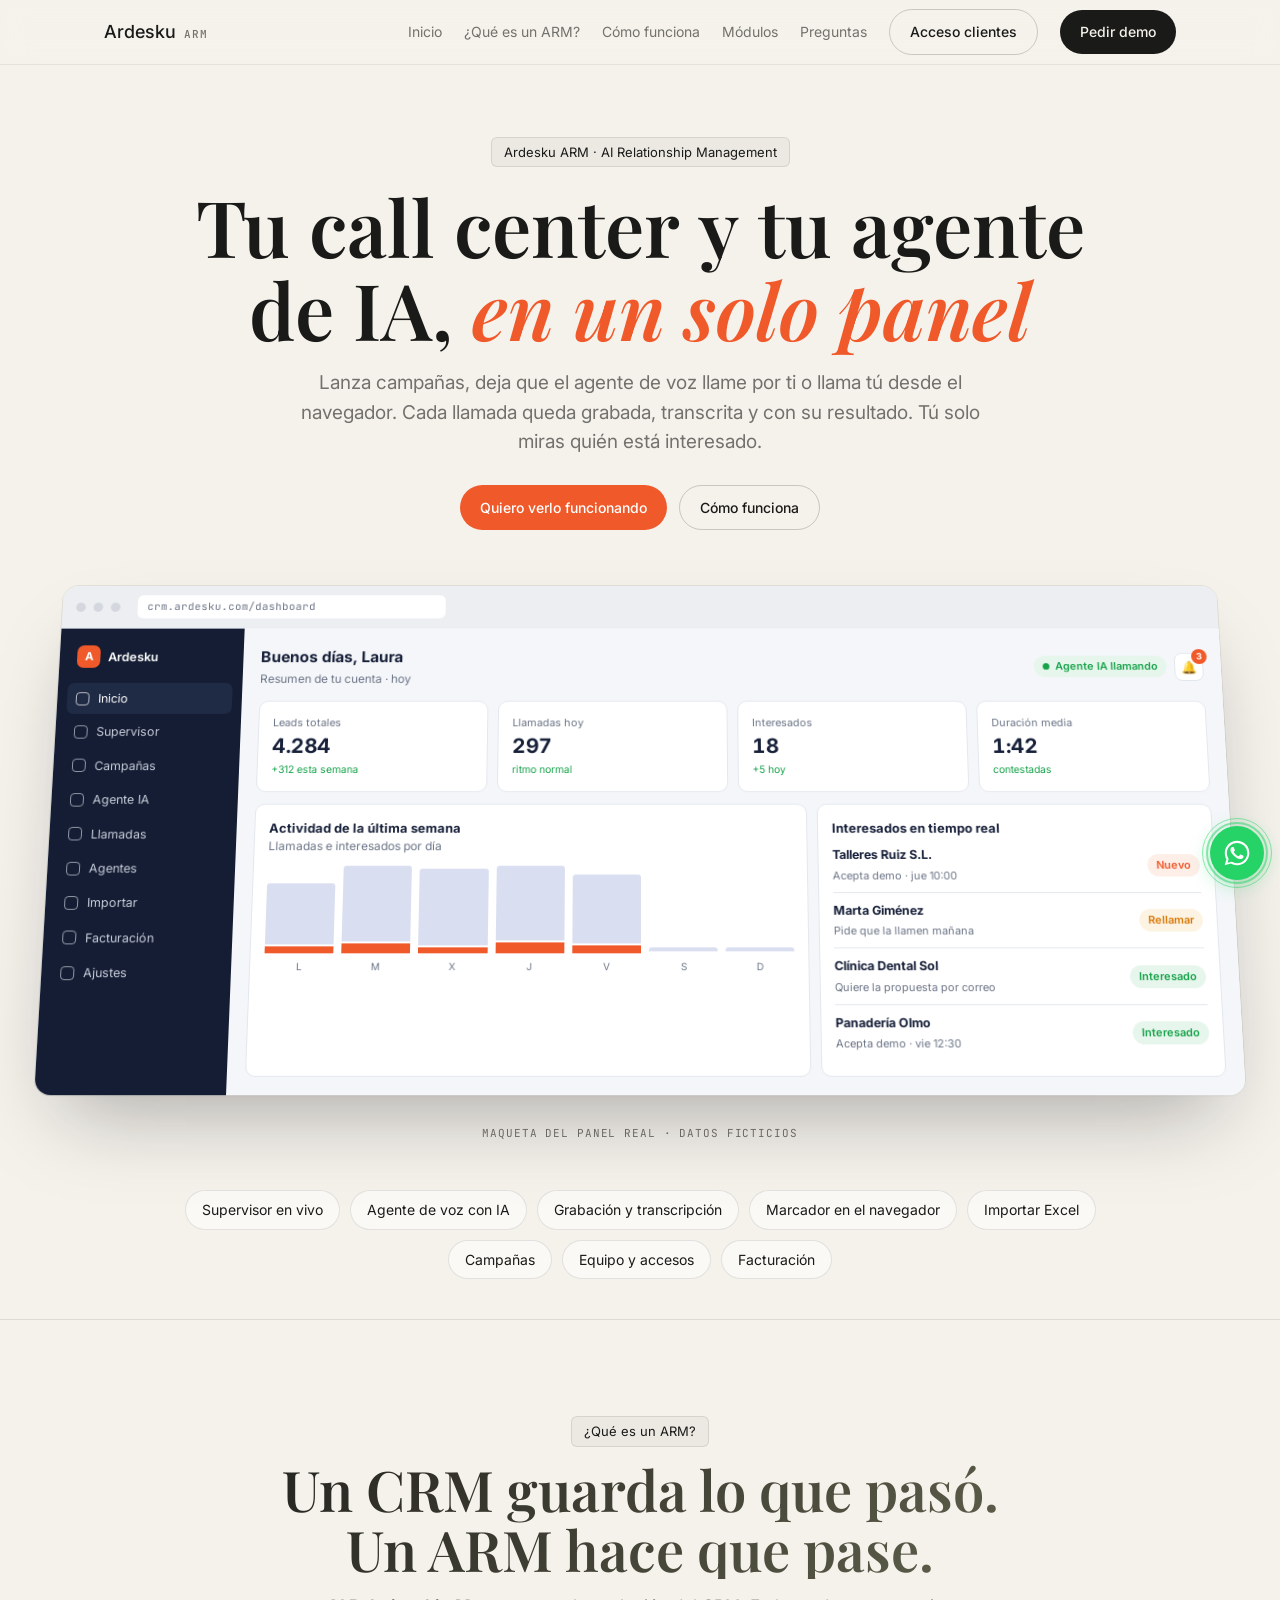
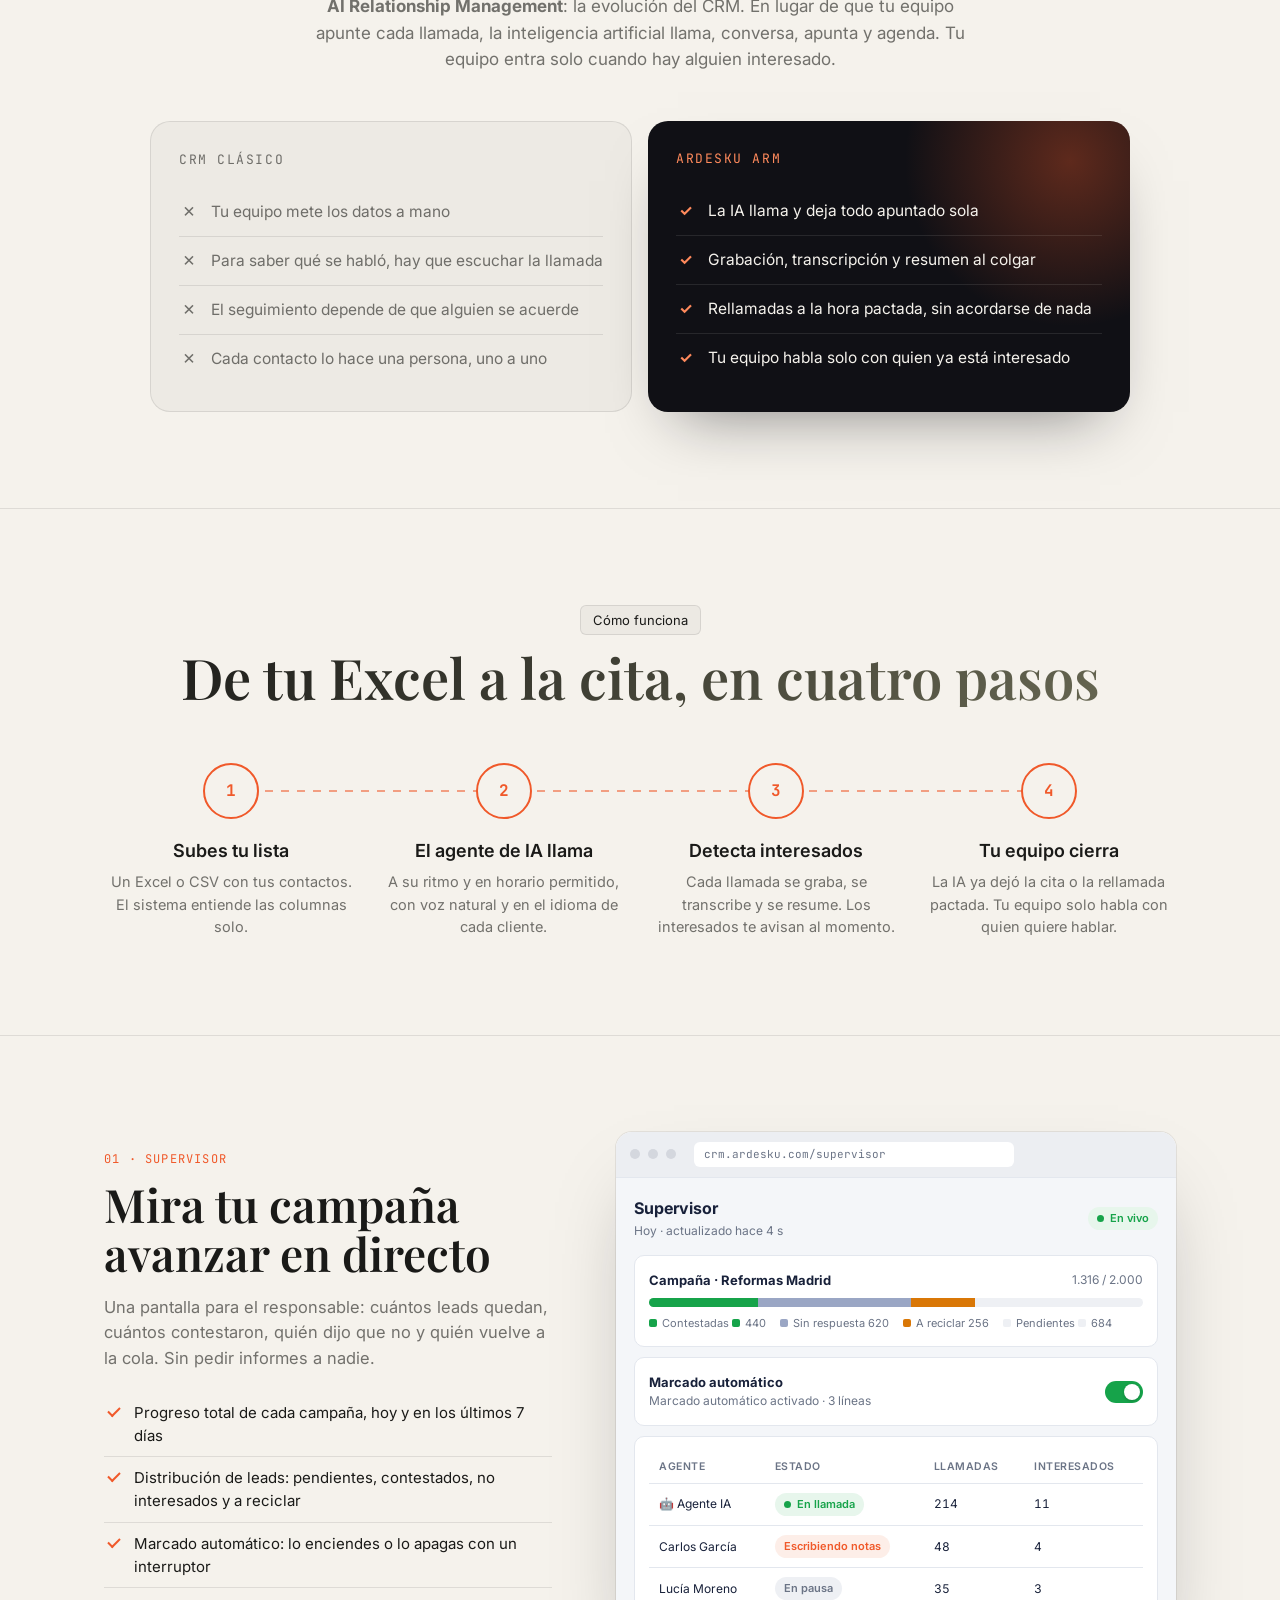
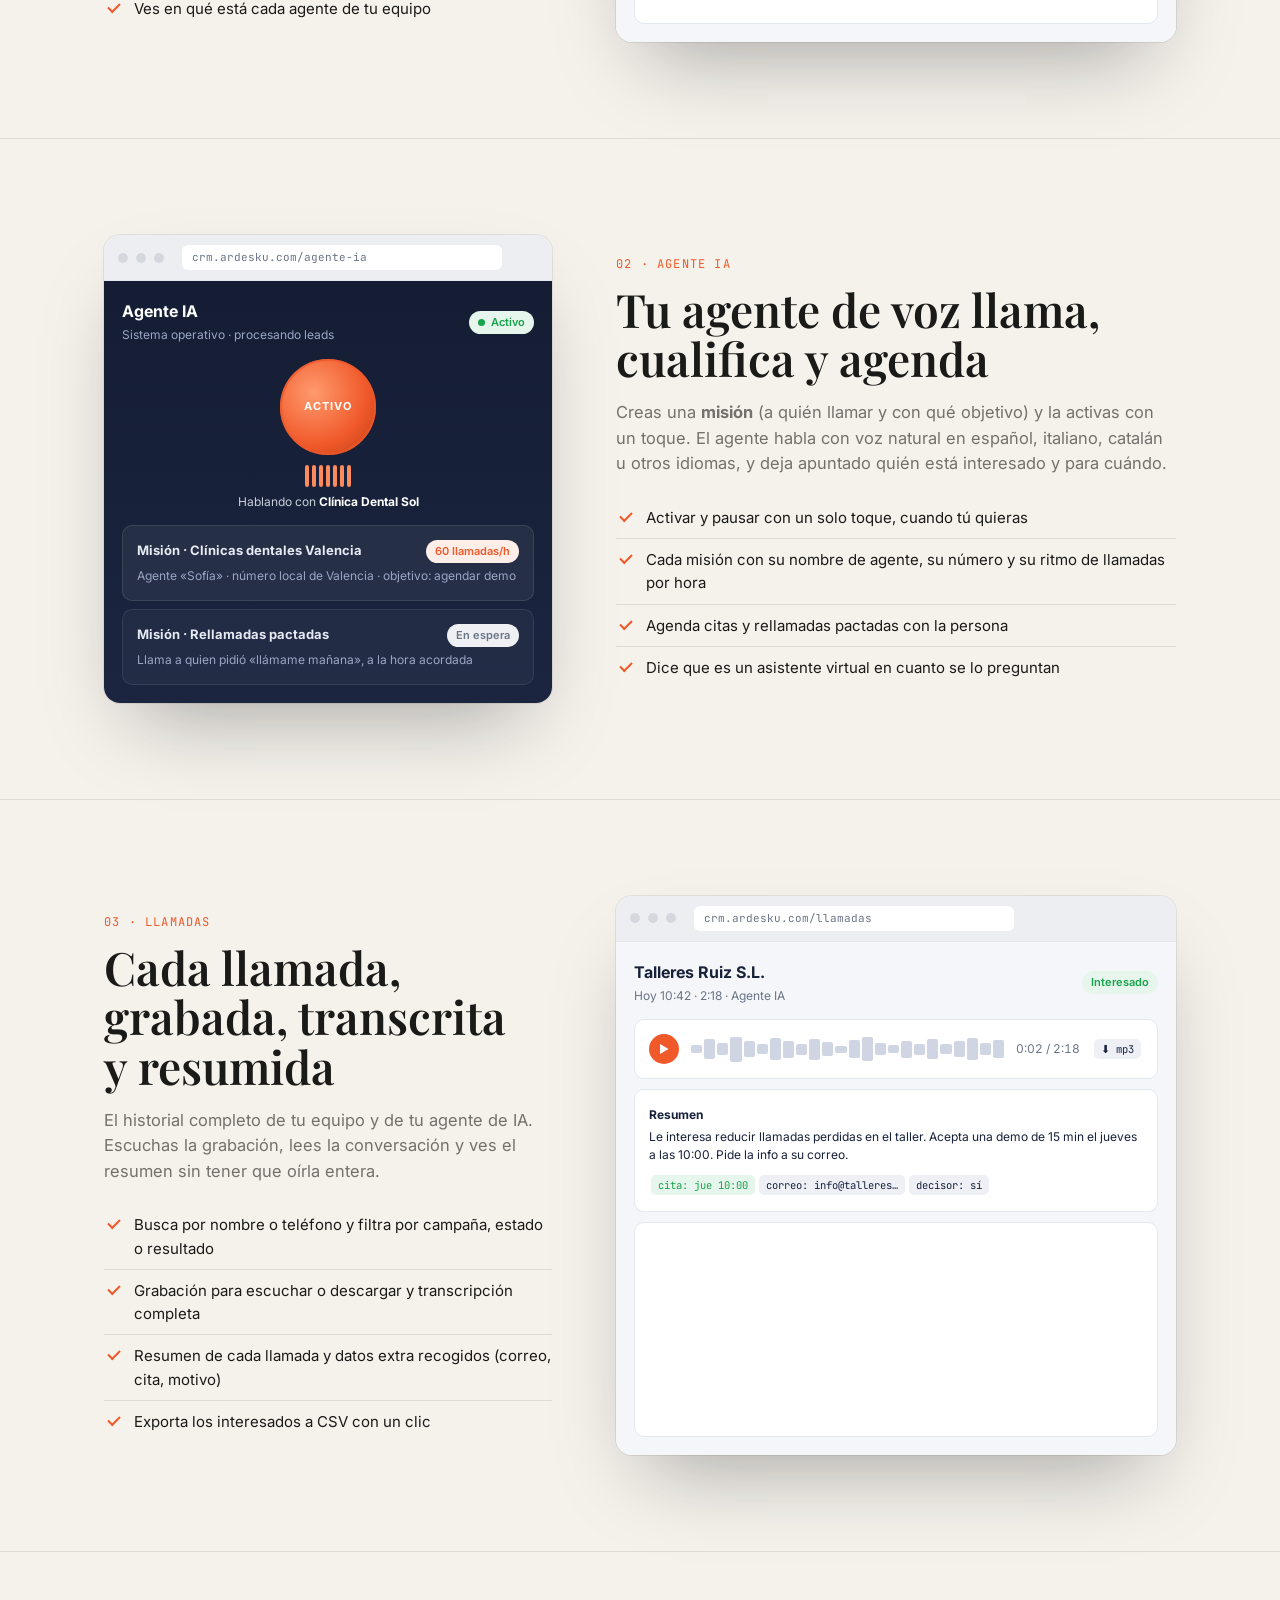
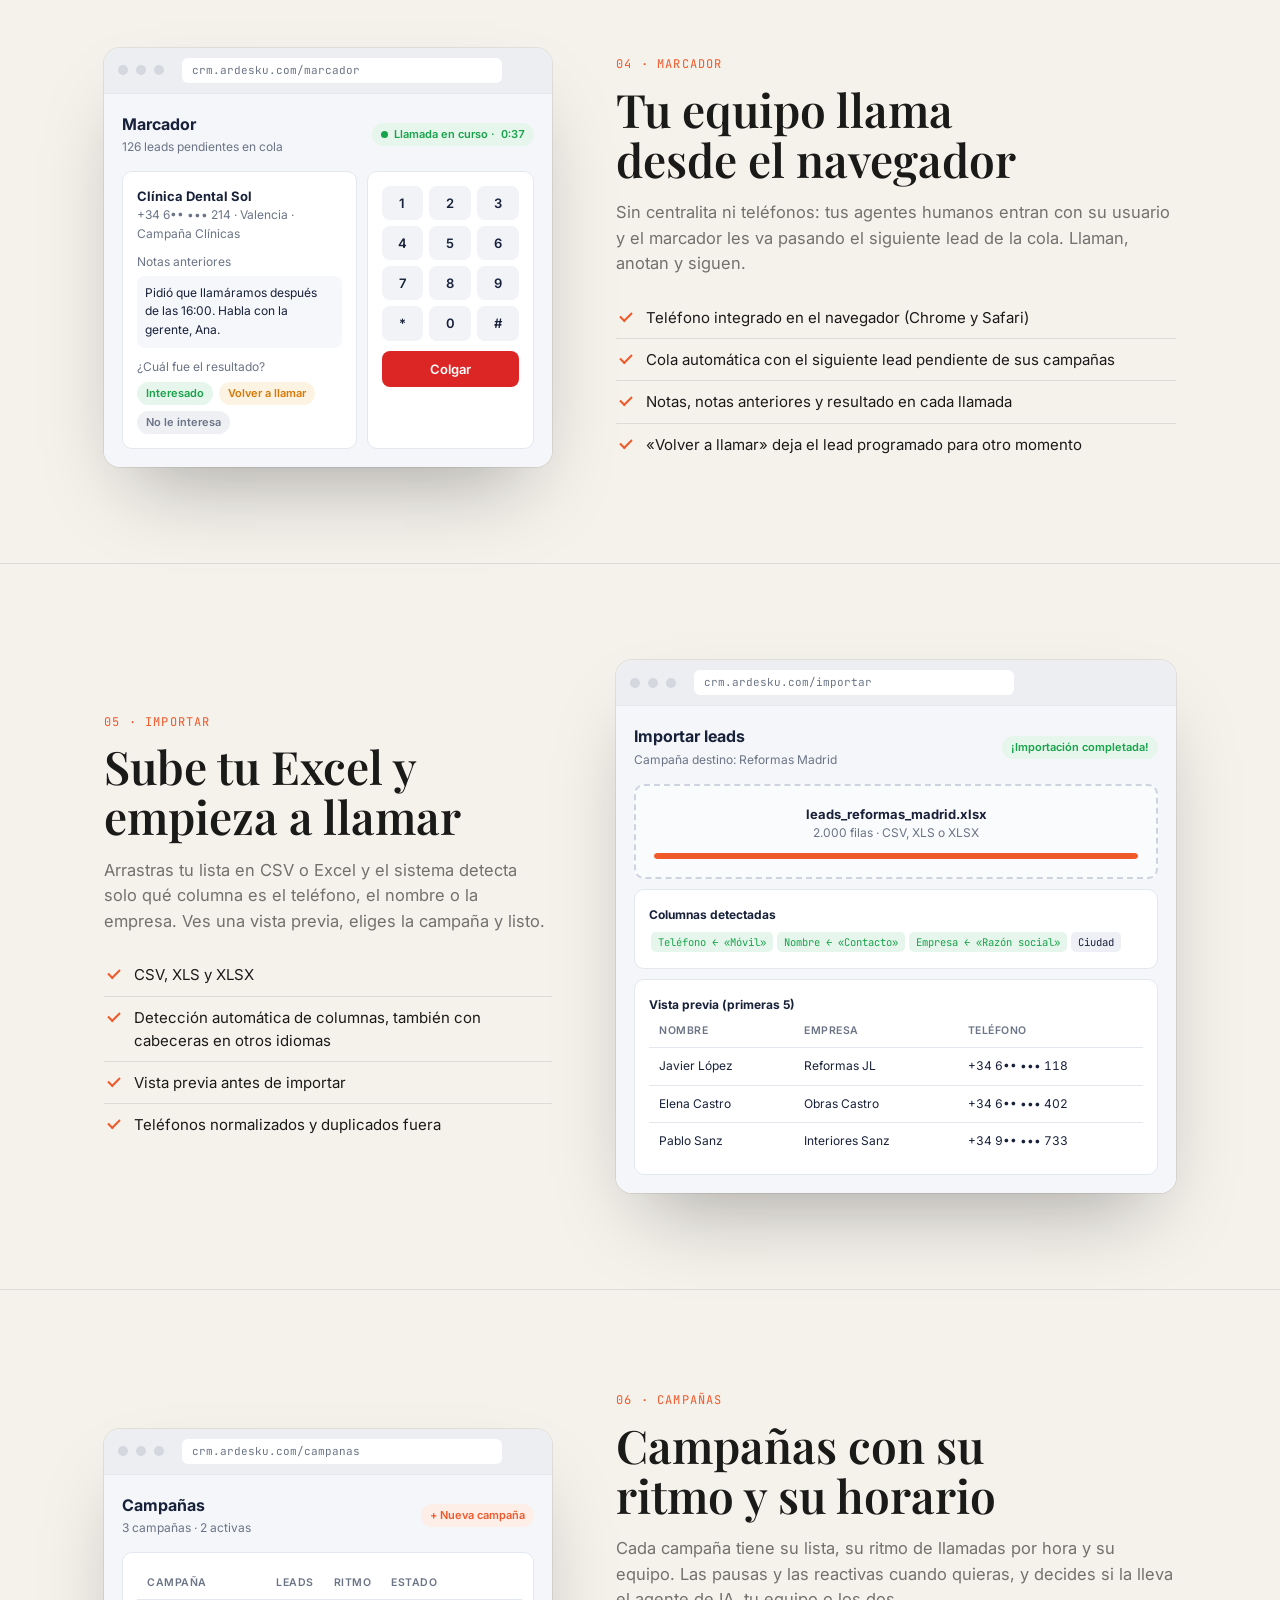
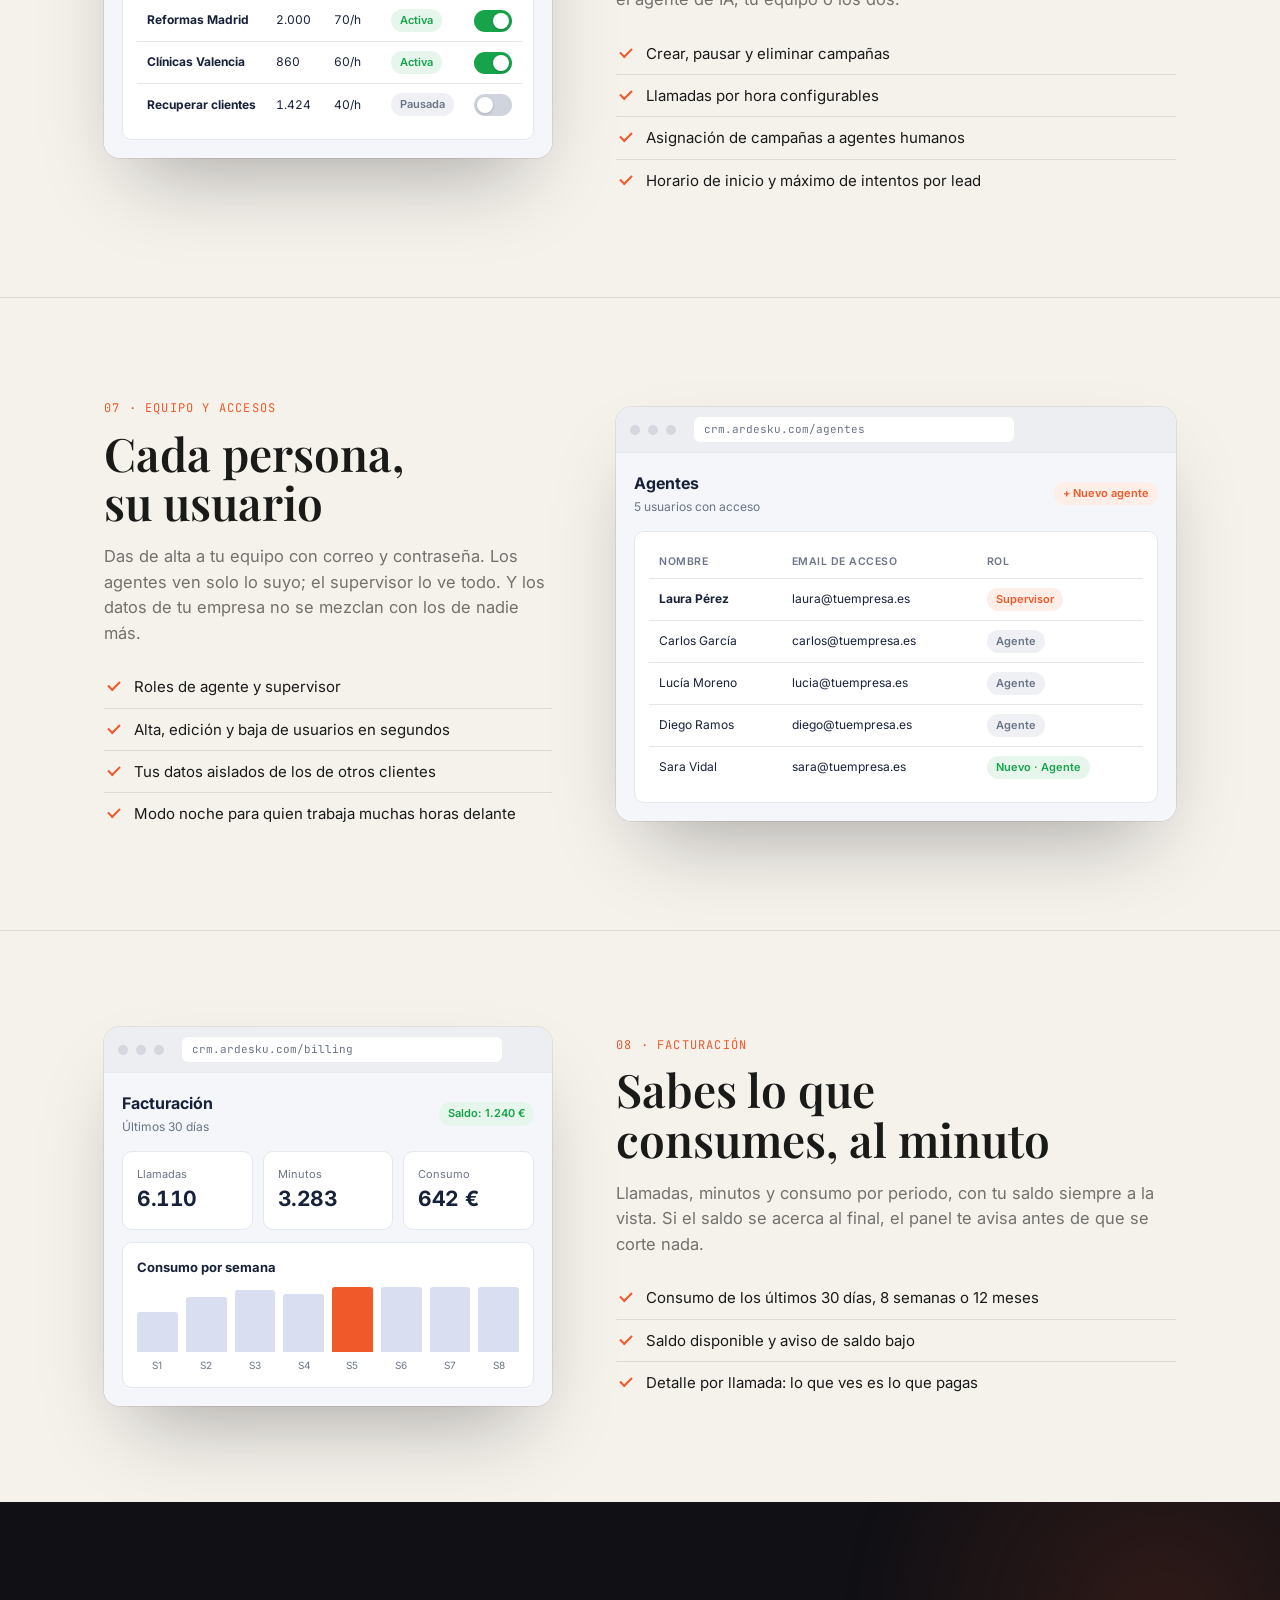
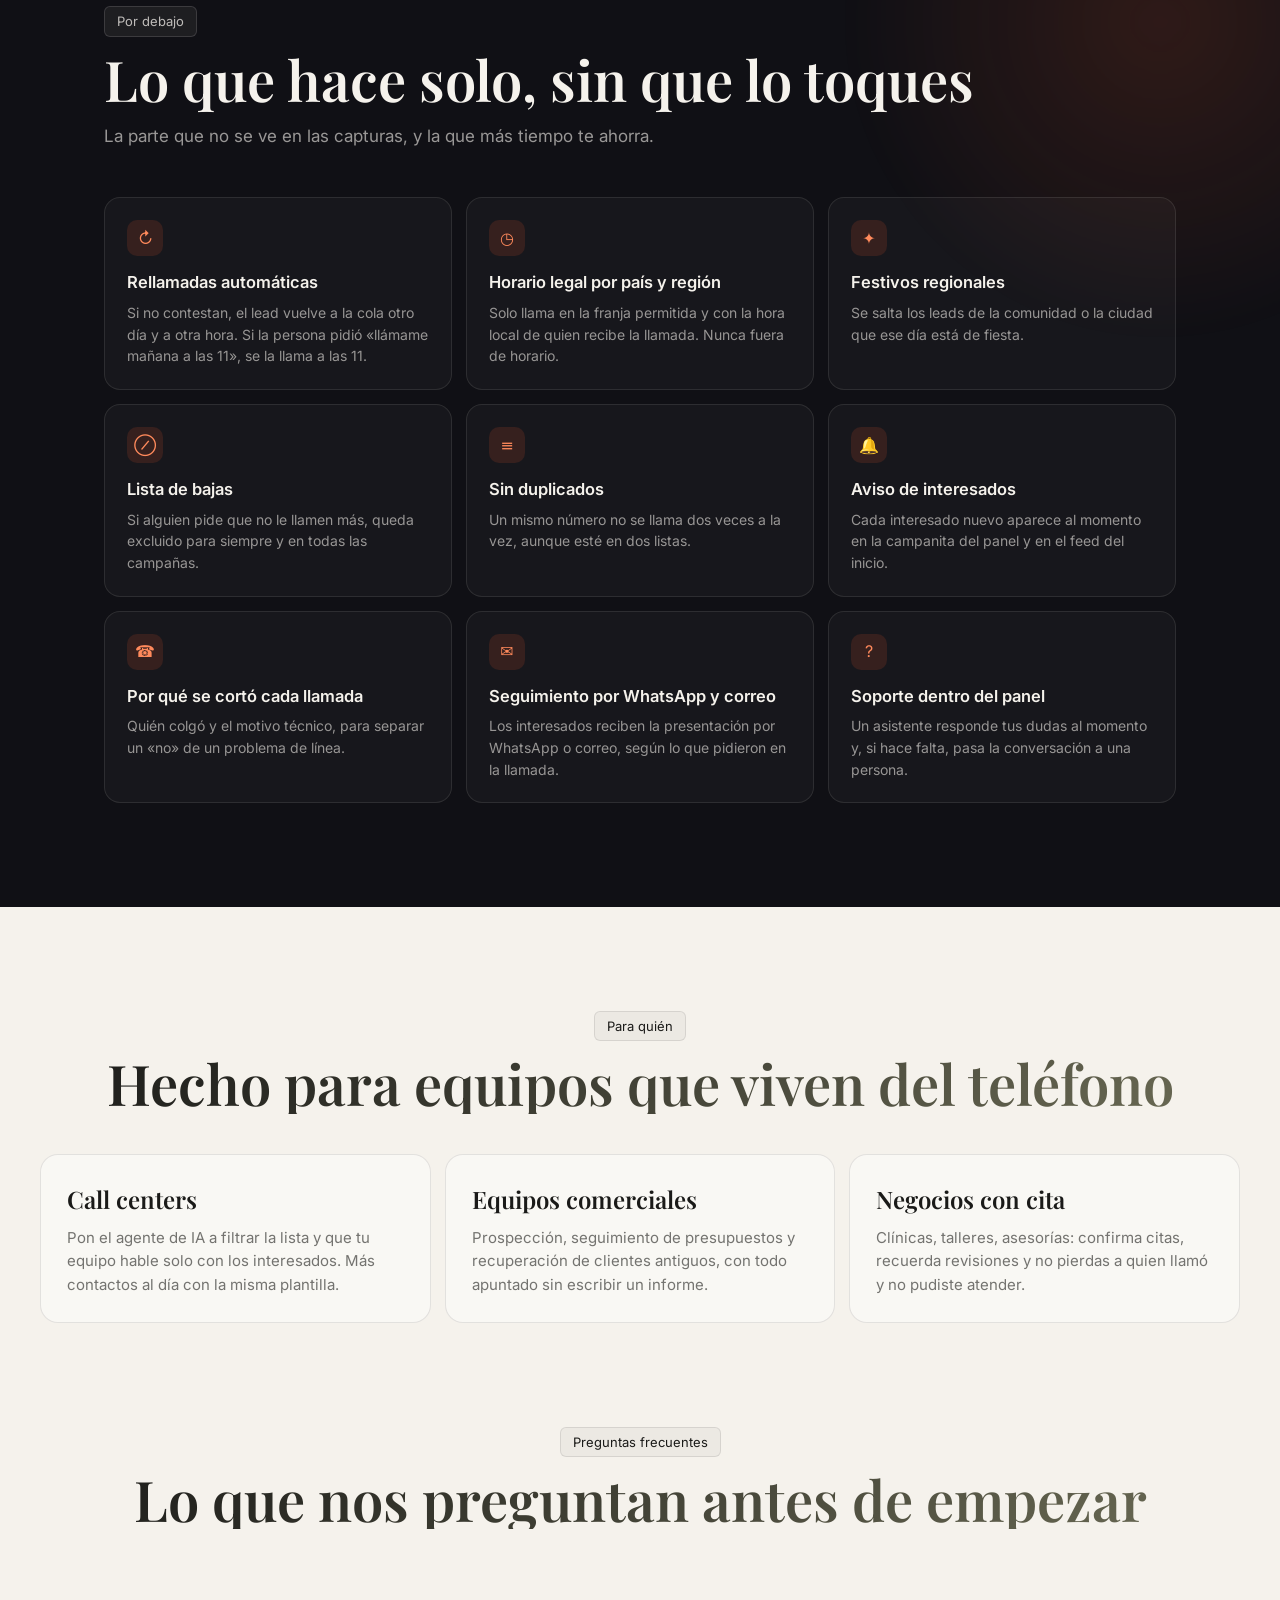
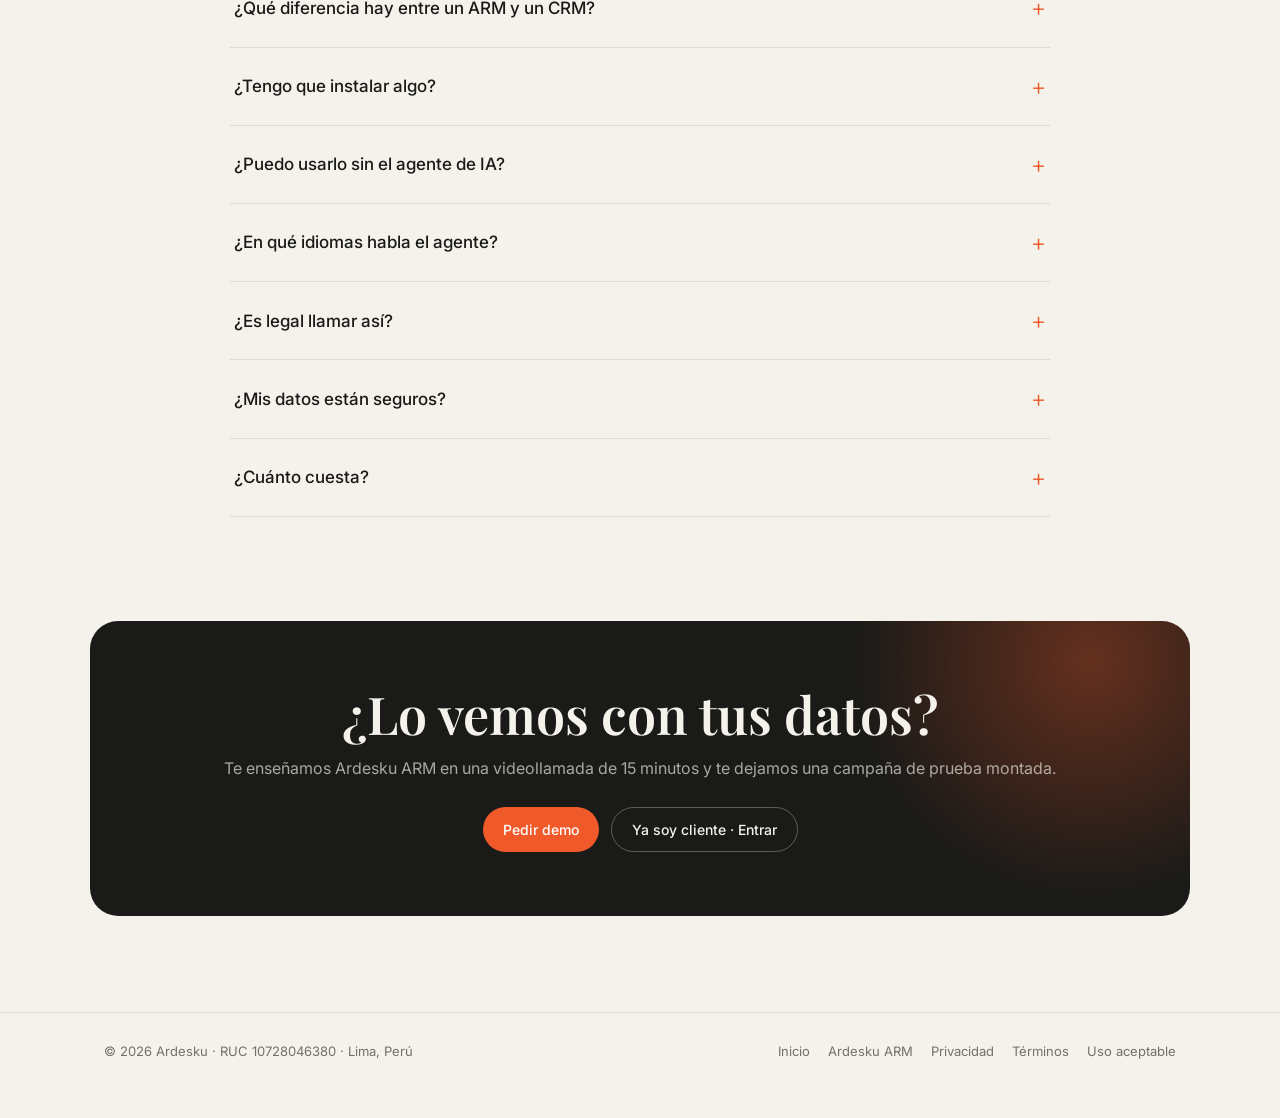
<file: crm.html>
<!DOCTYPE html>
<html lang="es">
<head>
  <meta charset="UTF-8" />
  <meta name="viewport" content="width=device-width, initial-scale=1.0" />
  <title>Ardesku ARM — AI Relationship Management, el CRM que trabaja por ti</title>
  <meta name="description" content="Ardesku ARM (AI Relationship Management): el CRM con IA que llama, cualifica y agenda por ti. Campañas, agente de voz con IA, marcador en el navegador, grabaciones con transcripción, supervisor en vivo y facturación por llamada. Todo en un panel con acceso por usuario." />
  <meta name="theme-color" content="#101015" />
  <link rel="canonical" href="https://ardesku.com/crm" />
  <meta name="robots" content="index,follow" />
  <meta property="og:type" content="website" />
  <meta property="og:site_name" content="Ardesku" />
  <meta property="og:locale" content="es_ES" />
  <meta property="og:title" content="Ardesku ARM — el CRM que trabaja por ti" />
  <meta property="og:description" content="Campañas, agente de voz con IA, marcador en el navegador, grabaciones con transcripción y supervisor en vivo." />
  <meta property="og:url" content="https://ardesku.com/crm" />
  <meta property="og:image" content="https://ardesku.com/media/og.jpg" />
  <meta name="twitter:card" content="summary_large_image" />
  <meta name="twitter:image" content="https://ardesku.com/media/og.jpg" />
  <link rel="preconnect" href="https://fonts.googleapis.com" />
  <link rel="preconnect" href="https://fonts.gstatic.com" crossorigin />
  <link href="https://fonts.googleapis.com/css2?family=Playfair+Display:ital,wght@0,400..900;1,400..900&family=Inter:opsz,wght@14..32,100..900&family=JetBrains+Mono:wght@400;500&display=swap" rel="stylesheet" />
  <link rel="icon" href="data:image/svg+xml,%3Csvg xmlns='http://www.w3.org/2000/svg' viewBox='0 0 32 32'%3E%3Crect width='32' height='32' rx='7' fill='%231a1a18'/%3E%3Ctext x='16' y='23' font-family='Georgia,serif' font-size='19' fill='%23f5f2ec' text-anchor='middle'%3EA%3C/text%3E%3C/svg%3E" />
  <script type="application/ld+json">
  {
    "@context": "https://schema.org",
    "@type": "SoftwareApplication",
    "name": "Ardesku ARM",
    "alternateName": ["AI Relationship Management", "CRM Ardesku"],
    "url": "https://ardesku.com/crm",
    "applicationCategory": "BusinessApplication",
    "operatingSystem": "Web",
    "description": "AI Relationship Management: CRM para call center con agente de voz con IA, marcador en el navegador, grabaciones con transcripción, supervisor en vivo y facturación por llamada.",
    "inLanguage": ["es", "it", "ca"],
    "provider": { "@type": "Organization", "name": "Ardesku", "url": "https://ardesku.com" }
  }
  </script>
  <style>
    :root{
      --fg:#1a1a18; --bg:#f5f2ec; --ink:#101015; --muted:rgba(26,26,24,.6); --border:rgba(26,26,24,.1); --card:rgba(26,26,24,.04);
      --mono:'JetBrains Mono',ui-monospace,monospace; --ease:cubic-bezier(.16,1,.3,1);
      /* colores del propio CRM */
      --navy:#141d33; --navy2:#1f2a44; --or:#f0592a; --or-soft:#fdeee8; --ok:#16a34a; --ok-soft:#e7f6ec; --am:#d97706; --am-soft:#fdf3e2;
      --ui:#ffffff; --ui-bg:#f4f6f9; --ui-fg:#18213a; --ui-mut:#6b7486; --ui-bd:#e3e7ee;
    }
    *,*::before,*::after{box-sizing:border-box;margin:0;padding:0}
    html{scroll-behavior:smooth;scroll-padding-top:120px;-webkit-text-size-adjust:100%}
    body{font-family:'Inter',system-ui,sans-serif;background:var(--bg);color:var(--fg);line-height:1.55;-webkit-font-smoothing:antialiased;overflow-x:hidden}
    a{color:inherit;text-decoration:none}
    ul{list-style:none}
    h1,h2,h3{text-wrap:balance;font-weight:inherit}
    .serif{font-family:'Playfair Display',serif}
    .wrap{max-width:1200px;margin:0 auto;padding:0 5%}
    .label{display:inline-block;padding:4px 12px;border-radius:6px;font-size:13px;background:var(--card);border:1px solid var(--border);margin-bottom:12px}
    .grad{background:linear-gradient(135deg,var(--fg) 0%,#6b6b55 100%);-webkit-background-clip:text;background-clip:text;-webkit-text-fill-color:transparent}
    :focus-visible{outline:2px solid var(--or);outline-offset:3px;border-radius:6px}
    .js .reveal{opacity:0;transform:translateY(26px);transition:opacity .8s var(--ease),transform .8s var(--ease)}
    .js .reveal.visible{opacity:1;transform:none}

    /* barra superior */
    header.top{position:sticky;top:0;z-index:60;background:rgba(245,242,236,.85);backdrop-filter:blur(14px);-webkit-backdrop-filter:blur(14px);border-bottom:1px solid rgba(26,26,24,.07)}
    header.top .wrap{display:flex;align-items:center;justify-content:space-between;height:64px;gap:16px}
    .logo{font-size:18px;font-weight:500}
    .logo small{font-family:var(--mono);font-size:11px;letter-spacing:.1em;color:var(--muted);margin-left:8px;text-transform:uppercase}
    .top-nav{display:flex;align-items:center;gap:22px;font-size:14px}
    .top-nav a.l{color:var(--muted);white-space:nowrap} .top-nav a.l:hover{color:var(--fg)}
    @media (max-width:1120px){.top-nav a.l[href="/"],.top-nav a.l[href="#supervisor"]{display:none}}
    .btn{display:inline-flex;align-items:center;gap:8px;padding:11px 20px;border-radius:999px;font-size:14px;font-weight:500;white-space:nowrap;transition:transform .3s var(--ease),box-shadow .3s var(--ease)}
    .btn:hover{transform:translateY(-2px)}
    .btn-dark{background:var(--fg);color:var(--bg)}
    .btn-ghost{border:1px solid rgba(26,26,24,.2)}
    .btn-or{background:var(--or);color:#fff;box-shadow:0 0 0 0 rgba(240,89,42,.4)}
    .btn-or:hover{box-shadow:0 10px 30px rgba(240,89,42,.35)}
    @media (max-width:760px){.top-nav a.l{display:none}.top-nav{gap:8px}.top-nav .btn{padding:9px 14px;font-size:13px}.logo small{display:none}}
    @media (max-width:400px){.top-nav .btn-ghost{display:none}}

    /* barra de módulos fija */
    .modbar{position:fixed;top:64px;left:0;right:0;z-index:55;background:rgba(245,242,236,.92);backdrop-filter:blur(14px);-webkit-backdrop-filter:blur(14px);border-bottom:1px solid rgba(26,26,24,.07);transform:translateY(-110%);opacity:0;transition:transform .5s var(--ease),opacity .4s;pointer-events:none}
    .modbar.show{transform:none;opacity:1;pointer-events:auto}
    .modbar nav{display:flex;gap:6px;overflow-x:auto;scrollbar-width:none;padding:9px 5%;max-width:1200px;margin:0 auto}
    .modbar nav::-webkit-scrollbar{display:none}
    .modbar a{flex:none;font-size:13px;padding:6px 13px;border-radius:999px;color:var(--muted);transition:background .3s,color .3s}
    .modbar a:hover{color:var(--fg)}
    .modbar a.on{background:var(--fg);color:var(--bg)}

    /* hero */
    .hero{position:relative;padding:72px 0 40px;text-align:center}
    .blob{position:absolute;border-radius:50%;pointer-events:none;filter:blur(10px);animation:blob 12s ease-in-out infinite alternate;z-index:0}
    @keyframes blob{from{transform:translate(0,0) scale(1)}to{transform:translate(40px,-30px) scale(1.1)}}
    .hero>*{position:relative;z-index:1}
    .hero h1{font-family:'Playfair Display',serif;font-size:clamp(40px,6.4vw,78px);line-height:1.06;font-weight:600;margin:6px auto 18px;max-width:980px;color:var(--fg)}
    .hero h1 .w{display:inline-block;opacity:0;transform:translateY(.45em);filter:blur(8px);animation:word .9s var(--ease) forwards;animation-delay:calc(.2s + var(--i)*.08s)}
    .hero h1 .o{font-style:italic;color:var(--or)}
    @keyframes word{to{opacity:1;transform:none;filter:blur(0)}}
    .he{opacity:0;animation:hin .9s var(--ease) forwards}
    .he1{animation-delay:.9s}.he2{animation-delay:1.05s}.he3{animation-delay:1.2s}
    @keyframes hin{from{opacity:0;transform:translateY(20px)}to{opacity:1;transform:none}}
    .hero p.sub{font-size:clamp(16px,1.6vw,19px);color:var(--muted);max-width:700px;margin:0 auto 28px}
    .hero .ctas{display:flex;gap:12px;justify-content:center;flex-wrap:wrap}
    .hero-shot{margin-top:56px;perspective:1600px}
    .hero-shot .app{transform:rotateX(var(--rx,9deg)) scale(var(--sc,.96));transform-origin:50% 0;transition:transform .15s linear}
    .note{font-family:var(--mono);font-size:11px;letter-spacing:.08em;text-transform:uppercase;color:var(--muted);margin-top:14px;text-align:center}
    .chips{display:flex;flex-wrap:wrap;gap:10px;justify-content:center;margin:48px auto 0;max-width:960px}
    .chips a{font-size:14px;padding:8px 16px;border-radius:999px;border:1px solid var(--border);background:rgba(255,255,255,.5);transition:background .3s,border-color .3s,transform .3s var(--ease)}
    .chips a:hover{background:#fff;border-color:rgba(26,26,24,.25);transform:translateY(-2px)}


    /* qué es un ARM */
    .vs{padding:96px 0;border-top:1px solid var(--border)}
    .vs h2{font-size:clamp(32px,4.4vw,56px);line-height:1.08;font-weight:600}
    .vs .lead{color:var(--muted);font-size:17px;max-width:680px;margin:14px auto 0}
    .vs-g{display:grid;grid-template-columns:1fr 1fr;gap:16px;max-width:980px;margin:48px auto 0}
    .vs-c{border-radius:20px;padding:28px}
    .vs-c h3{font-size:13px;font-family:var(--mono);letter-spacing:.12em;text-transform:uppercase;margin-bottom:18px}
    .vs-c li{display:flex;gap:12px;padding:12px 0;border-bottom:1px solid var(--border);font-size:15.5px}
    .vs-c li:last-child{border:0}
    .vs-c li b{flex:none;width:20px;text-align:center}
    .vs-old{background:rgba(26,26,24,.03);border:1px solid var(--border);color:var(--muted)}
    .vs-new{background:var(--ink);color:#f5f2ec;position:relative;overflow:hidden;box-shadow:0 30px 60px -30px rgba(16,16,21,.5)}
    .vs-new::before{content:"";position:absolute;width:360px;height:360px;right:-120px;top:-140px;border-radius:50%;background:radial-gradient(circle,rgba(240,89,42,.35),transparent 65%);animation:blob 9s ease-in-out infinite alternate}
    .vs-new h3{color:#ff8a5c;position:relative}.vs-new ul{position:relative}
    .vs-new li{border-color:rgba(245,242,236,.1)}.vs-new li b{color:#ff8a5c}
    @media (max-width:760px){.vs-g{grid-template-columns:1fr}}

    /* cómo funciona */
    .flow{padding:96px 0;border-top:1px solid var(--border)}
    .flow h2,.who h2,.faq h2{font-size:clamp(32px,4.4vw,56px);line-height:1.08;font-weight:600}
    .steps{position:relative;display:grid;grid-template-columns:repeat(4,1fr);gap:18px;margin-top:56px}
    .steps::before{content:"";position:absolute;left:12%;right:12%;top:27px;height:2px;background:repeating-linear-gradient(90deg,rgba(240,89,42,.55) 0 8px,transparent 8px 16px);background-size:32px 2px;animation:dash 1.2s linear infinite}
    @keyframes dash{to{background-position:32px 0}}
    .steps .runner{position:absolute;top:22px;left:12%;width:12px;height:12px;border-radius:50%;background:var(--or);box-shadow:0 0 0 6px rgba(240,89,42,.18);animation:run 6s var(--ease) infinite}
    @keyframes run{0%{left:12%;opacity:0}6%{opacity:1}30%{left:37%}55%{left:62.5%}85%{left:87%;opacity:1}100%{left:87%;opacity:0}}
    .step{text-align:center;padding:0 6px}
    .step .n{position:relative;width:56px;height:56px;border-radius:50%;margin:0 auto 18px;display:grid;place-items:center;background:var(--bg);border:2px solid var(--or);color:var(--or);font-weight:700;font-family:var(--mono)}
    .step .n::after{content:"";position:absolute;inset:-2px;border-radius:50%;border:2px solid var(--or);opacity:0;animation:ring 6s ease-out infinite;animation-delay:var(--d)}
    @keyframes ring{0%,2%{opacity:.8;transform:scale(1)}18%{opacity:0;transform:scale(1.7)}100%{opacity:0}}
    .step h3{font-size:18px;font-weight:600;margin-bottom:6px}
    .step p{font-size:14.5px;color:var(--muted)}
    @media (max-width:820px){
      .steps{grid-template-columns:1fr;gap:26px;max-width:460px;margin-left:auto;margin-right:auto}
      .steps::before{left:27px;right:auto;top:28px;bottom:28px;width:2px;height:auto;background:repeating-linear-gradient(180deg,rgba(240,89,42,.55) 0 8px,transparent 8px 16px);background-size:2px 32px;animation:dashv 1.2s linear infinite}
      @keyframes dashv{to{background-position:0 32px}}
      .steps .runner{display:none}
      .step{display:grid;grid-template-columns:56px 1fr;gap:16px;text-align:left;align-items:start}
      .step .n{margin:0}
    }

    /* filas de módulos */
    section.mod{padding:96px 0;border-top:1px solid var(--border)}
    .row{display:grid;grid-template-columns:1fr 1.25fr;gap:64px;align-items:center}
    .row>*{min-width:0}
    .row.flip .txt{order:2}
    .num{font-family:var(--mono);font-size:12px;color:var(--or);letter-spacing:.1em}
    .txt h2{font-size:clamp(30px,3.6vw,46px);line-height:1.08;font-weight:600;margin:10px 0 16px}
    .txt p{color:var(--muted);font-size:16.5px;margin-bottom:20px}
    .pts li{position:relative;padding:9px 0 9px 30px;border-bottom:1px solid var(--border);font-size:15px}
    .pts li:last-child{border-bottom:0}
    .pts li::before{content:"";position:absolute;left:4px;top:15px;width:12px;height:7px;border-left:2px solid var(--or);border-bottom:2px solid var(--or);transform:rotate(-45deg)}
    .js .reveal .pts li{opacity:0;transform:translateX(-10px);transition:opacity .6s var(--ease),transform .6s var(--ease)}
    .js .reveal.visible .pts li{opacity:1;transform:none}
    .js .reveal.visible .pts li:nth-child(2){transition-delay:.08s}.js .reveal.visible .pts li:nth-child(3){transition-delay:.16s}.js .reveal.visible .pts li:nth-child(4){transition-delay:.24s}
    @media (max-width:900px){.row{grid-template-columns:1fr;gap:36px}.row.flip .txt{order:0}section.mod{padding:72px 0}}

    /* ── maqueta del CRM ── */
    .app{background:var(--ui);border-radius:16px;box-shadow:0 40px 80px -30px rgba(16,16,21,.35),0 0 0 1px rgba(16,16,21,.08);overflow:hidden;font-size:13px;color:var(--ui-fg);text-align:left}
    .mod .app{transition:transform .6s var(--ease),box-shadow .6s var(--ease)}
    .mod .app:hover{transform:translateY(-6px);box-shadow:0 50px 90px -30px rgba(16,16,21,.42),0 0 0 1px rgba(16,16,21,.08)}
    .bar{display:flex;align-items:center;gap:8px;padding:10px 14px;background:#eceef2;border-bottom:1px solid var(--ui-bd)}
    .bar i{width:10px;height:10px;border-radius:50%;background:#d4d7de;display:block}
    .bar span{margin-left:10px;flex:1;max-width:320px;background:#fff;border-radius:6px;padding:4px 10px;font-family:var(--mono);font-size:11px;color:var(--ui-mut);overflow:hidden;white-space:nowrap;text-overflow:ellipsis}
    .shell{display:grid;grid-template-columns:190px 1fr}
    .side{background:var(--navy);color:#c8cfdc;padding:14px 10px;display:flex;flex-direction:column;gap:2px}
    .side .brand{display:flex;align-items:center;gap:8px;color:#fff;font-weight:600;padding:4px 8px 14px}
    .side .brand b{width:24px;height:24px;border-radius:7px;background:var(--or);display:grid;place-items:center;font-size:12px}
    .side a{display:flex;align-items:center;gap:9px;padding:7px 9px;border-radius:7px;font-size:12.5px}
    .side a.on{background:var(--navy2);color:#fff}
    .side a s{width:14px;height:14px;border-radius:4px;border:1.6px solid currentColor;opacity:.7;text-decoration:none;flex:none}
    .main{background:var(--ui-bg);padding:18px;min-width:0}
    .main h4{font-size:16px;font-weight:700;margin-bottom:2px}
    .main .muted{color:var(--ui-mut);font-size:12px}
    .hd{display:flex;justify-content:space-between;align-items:center;gap:10px;margin-bottom:14px;flex-wrap:wrap}
    .pill{display:inline-flex;align-items:center;gap:6px;font-size:11px;font-weight:600;padding:3px 9px;border-radius:999px;white-space:nowrap;transition:background .4s,color .4s}
    .p-ok{background:var(--ok-soft);color:var(--ok)} .p-or{background:var(--or-soft);color:var(--or)} .p-am{background:var(--am-soft);color:var(--am)} .p-gr{background:#eef0f4;color:var(--ui-mut)}
    .dot{width:7px;height:7px;border-radius:50%;background:currentColor;display:inline-block;animation:blink 1.6s infinite}
    @keyframes blink{0%,100%{opacity:1}50%{opacity:.25}}
    .card{background:#fff;border:1px solid var(--ui-bd);border-radius:10px;padding:14px}
    .kpis{display:grid;grid-template-columns:repeat(4,1fr);gap:10px;margin-bottom:12px}
    .kpi .k{font-size:11px;color:var(--ui-mut)} .kpi .v{font-size:21px;font-weight:700;letter-spacing:-.02em;font-variant-numeric:tabular-nums} .kpi .d{font-size:10.5px;color:var(--ok)}
    .kpi .v.bump{animation:bump .6s var(--ease)}
    @keyframes bump{30%{color:var(--or);transform:scale(1.08)}}
    .two{display:grid;grid-template-columns:1.4fr 1fr;gap:10px}
    .chart{display:flex;align-items:flex-end;gap:8px;height:120px;padding-top:10px}
    .chart div{flex:1;display:flex;flex-direction:column;justify-content:flex-end;gap:2px;align-items:stretch;height:100%}
    .chart u{display:block;background:#d9def0;border-radius:3px 3px 0 0;text-decoration:none;height:0;transition:height 1s var(--ease)}
    .chart u.o{background:var(--or);border-radius:0}
    .chart div:nth-child(2) u{transition-delay:.06s}.chart div:nth-child(3) u{transition-delay:.12s}.chart div:nth-child(4) u{transition-delay:.18s}.chart div:nth-child(5) u{transition-delay:.24s}.chart div:nth-child(6) u{transition-delay:.3s}.chart div:nth-child(7) u{transition-delay:.36s}.chart div:nth-child(8) u{transition-delay:.42s}
    .play .chart u{height:var(--h)}
    .chart em{font-style:normal;font-size:10px;color:var(--ui-mut);text-align:center;margin-top:4px}
    .feed{overflow:hidden}
    .feed li{display:flex;justify-content:space-between;align-items:center;gap:8px;padding:8px 0;border-bottom:1px solid var(--ui-bd)}
    .feed li:last-child{border:0}
    .feed li.in{animation:feedin .7s var(--ease)}
    @keyframes feedin{from{opacity:0;transform:translateY(-14px);background:var(--or-soft)}to{opacity:1;transform:none;background:transparent}}
    .feed b{font-size:12.5px;display:block} .feed small{color:var(--ui-mut);font-size:11px}
    table.t{width:100%;border-collapse:collapse;font-size:12px}
    table.t th{text-align:left;font-weight:600;color:var(--ui-mut);font-size:10.5px;text-transform:uppercase;letter-spacing:.05em;padding:8px 10px;border-bottom:1px solid var(--ui-bd)}
    table.t td{padding:9px 10px;border-bottom:1px solid var(--ui-bd);white-space:nowrap;font-variant-numeric:tabular-nums}
    table.t tr:last-child td{border:0}
    .scroll{overflow-x:auto}
    .bar-p{height:9px;background:#eef0f4;border-radius:99px;overflow:hidden;display:flex}
    .bar-p i{display:block;height:100%;width:0;transition:width 1.4s var(--ease)}
    .play .bar-p i{width:var(--w)}
    .leg{display:flex;flex-wrap:wrap;gap:6px 14px;font-size:11px;color:var(--ui-mut);margin-top:8px}
    .leg span::before{content:"";display:inline-block;width:8px;height:8px;border-radius:2px;margin-right:5px;background:var(--c)}
    .tog{width:38px;height:22px;border-radius:99px;background:var(--ok);position:relative;flex:none;transition:background .4s}
    .tog::after{content:"";position:absolute;left:19px;top:3px;width:16px;height:16px;border-radius:50%;background:#fff;transition:left .4s var(--ease);box-shadow:0 1px 3px rgba(0,0,0,.2)}
    .tog.off{background:#cfd4dd}.tog.off::after{left:3px}
    .wave{display:flex;align-items:center;gap:2px;height:28px;flex:1}
    .wave i{flex:1;background:#cfd5e3;border-radius:2px;display:block;transition:background .2s}
    .wave i.p{background:var(--or)}
    .tr p{padding:7px 10px;border-radius:10px;margin-bottom:6px;max-width:86%;font-size:12px;line-height:1.45;transition:opacity .5s var(--ease),transform .5s var(--ease)}
    .tr .a{background:#eef0f6} .tr .c{background:var(--or-soft);margin-left:auto}
    .tr p.h{opacity:0;transform:translateY(8px)}
    .dial{display:grid;grid-template-columns:repeat(3,1fr);gap:6px}
    .dial span{background:#f1f3f7;border-radius:8px;text-align:center;padding:7px 0;font-weight:600}
    .orb{width:96px;height:96px;border-radius:50%;margin:6px auto 10px;background:radial-gradient(circle at 35% 35%,#ff9a6e,var(--or) 60%,#b83c14);display:grid;place-items:center;color:#fff;font-weight:700;font-size:11px;letter-spacing:.08em;position:relative;animation:breathe 2.4s ease-in-out infinite}
    .orb::before,.orb::after{content:"";position:absolute;inset:0;border-radius:50%;border:2px solid rgba(240,89,42,.5);animation:halo 2.4s ease-out infinite}
    .orb::after{animation-delay:1.2s}
    @keyframes breathe{50%{transform:scale(1.04)}}
    @keyframes halo{from{transform:scale(1);opacity:.8}to{transform:scale(1.6);opacity:0}}
    .eq{display:flex;align-items:flex-end;justify-content:center;gap:3px;height:22px;margin:4px 0 6px}
    .eq i{width:4px;border-radius:2px;background:#ff8a5c;display:block;height:100%;transform-origin:bottom;animation:eq .9s ease-in-out infinite alternate}
    .eq i:nth-child(2){animation-delay:-.2s}.eq i:nth-child(3){animation-delay:-.5s}.eq i:nth-child(4){animation-delay:-.1s}.eq i:nth-child(5){animation-delay:-.7s}.eq i:nth-child(6){animation-delay:-.35s}.eq i:nth-child(7){animation-delay:-.6s}
    @keyframes eq{from{transform:scaleY(.2)}to{transform:scaleY(1)}}
    .swap{display:inline-block;transition:opacity .35s,transform .35s var(--ease)}
    .swap.out{opacity:0;transform:translateY(6px)}
    .drop{border:2px dashed #cdd3df;border-radius:10px;padding:18px;text-align:center;background:#fafbfc}
    .prog{height:6px;background:#eef0f4;border-radius:99px;margin-top:10px;overflow:hidden}
    .prog i{display:block;height:100%;width:0;background:var(--or);border-radius:99px}
    .tag{display:inline-block;font-family:var(--mono);font-size:10.5px;background:#eef0f6;border-radius:5px;padding:2px 7px;margin:2px;transition:opacity .4s,transform .4s var(--ease)}
    .tag.ok{background:var(--ok-soft);color:var(--ok)}
    .tag.h,.trh{opacity:0;transform:scale(.9)}
    table.t tr{transition:opacity .4s}
    .bell{position:relative;width:30px;height:30px;border-radius:8px;background:#fff;border:1px solid var(--ui-bd);display:grid;place-items:center}
    .bell b{position:absolute;top:-5px;right:-5px;background:var(--or);color:#fff;font-size:9.5px;border-radius:99px;padding:1px 5px}
    .bell.ring{animation:ring2 .7s}
    @keyframes ring2{20%{transform:rotate(-14deg)}40%{transform:rotate(12deg)}60%{transform:rotate(-8deg)}80%{transform:rotate(4deg)}}
    @media (max-width:720px){
      .shell{grid-template-columns:1fr}.side{display:none}
      .kpis{grid-template-columns:repeat(2,1fr)}.two{grid-template-columns:1fr}
      .main{padding:12px}
    }

    /* automático */
    .auto{padding:104px 0;background:var(--ink);color:#f5f2ec;position:relative;overflow:hidden}
    .auto .label{background:rgba(245,242,236,.06);border-color:rgba(245,242,236,.14);color:rgba(245,242,236,.75)}
    .auto h2{font-size:clamp(32px,4.4vw,56px);line-height:1.08;font-weight:600;margin-bottom:14px}
    .auto p.lead{color:rgba(245,242,236,.6);max-width:640px;font-size:17px}
    .auto .wrap{position:relative;z-index:1}
    .grid{display:grid;grid-template-columns:repeat(3,1fr);gap:14px;margin-top:48px}
    .gi{border:1px solid rgba(245,242,236,.1);border-radius:16px;padding:22px;background:rgba(245,242,236,.03);transition:border-color .3s,background .3s,transform .4s var(--ease)}
    .gi:hover{border-color:rgba(240,89,42,.5);background:rgba(240,89,42,.05);transform:translateY(-4px)}
    .gi .ic{position:relative;width:36px;height:36px;border-radius:10px;background:rgba(240,89,42,.14);color:#ff8a5c;display:grid;place-items:center;margin-bottom:14px}
    .gi .ic::after{content:"";position:absolute;inset:0;border-radius:10px;border:1.5px solid rgba(240,89,42,.5);opacity:0}
    .gi:hover .ic::after,.gi.pulse .ic::after{animation:icp 1.4s ease-out}
    @keyframes icp{from{opacity:.9;transform:scale(1)}to{opacity:0;transform:scale(1.6)}}
    .gi h3{font-size:16.5px;font-weight:600;margin-bottom:6px}
    .gi p{font-size:14px;color:rgba(245,242,236,.58)}
    .js .grid .gi.reveal{transition-delay:calc(var(--k,0)*.06s)}
    @media (max-width:900px){.grid{grid-template-columns:1fr 1fr}}
    @media (max-width:560px){.grid{grid-template-columns:1fr}}

    /* para quién */
    .who{padding:104px 0}
    .who-g{display:grid;grid-template-columns:repeat(3,1fr);gap:14px;margin-top:40px}
    .who-c{border:1px solid var(--border);border-radius:18px;padding:26px;background:rgba(255,255,255,.45);transition:transform .4s var(--ease),background .3s}
    .who-c:hover{transform:translateY(-4px);background:#fff}
    .who-c h3{font-family:'Playfair Display',serif;font-size:24px;font-weight:600;margin-bottom:8px}
    .who-c p{color:var(--muted);font-size:15px}
    @media (max-width:900px){.who-g{grid-template-columns:1fr}}

    /* preguntas */
    .faq{padding:0 0 104px}
    .faq-l{max-width:820px;margin:40px auto 0}
    .faq details{border-bottom:1px solid var(--border)}
    .faq summary{list-style:none;cursor:pointer;display:flex;justify-content:space-between;align-items:center;gap:16px;padding:20px 4px;font-size:17px;font-weight:500}
    .faq summary::-webkit-details-marker{display:none}
    .faq summary::after{content:"+";font-size:24px;font-weight:300;color:var(--or);transition:transform .35s var(--ease);flex:none}
    .faq details[open] summary::after{transform:rotate(45deg)}
    .faq details p{padding:0 4px 20px;color:var(--muted);font-size:15.5px;max-width:720px}
    .faq details p a{color:var(--fg);text-decoration:underline;text-underline-offset:3px}

    /* cta + pie */
    .cta{margin:0 auto 96px;max-width:1100px;border-radius:28px;background:var(--fg);color:var(--bg);padding:64px 6%;text-align:center;position:relative;overflow:hidden}
    .cta::before{content:"";position:absolute;width:520px;height:520px;right:-160px;top:-220px;border-radius:50%;background:radial-gradient(circle,rgba(240,89,42,.35),transparent 65%);animation:blob 10s ease-in-out infinite alternate}
    .cta h2{font-size:clamp(30px,4.2vw,52px);line-height:1.1;font-weight:600;margin-bottom:14px;position:relative}
    .cta p{color:rgba(245,242,236,.65);margin-bottom:26px;position:relative}
    .cta .ctas{display:flex;gap:12px;justify-content:center;flex-wrap:wrap;position:relative}
    .cta .btn-ghost{border-color:rgba(245,242,236,.3)}
    @media (max-width:560px){.cta{border-radius:0}}
    footer.pie{border-top:1px solid var(--border);padding:28px 0 56px;font-size:13px;color:var(--muted)}
    footer.pie .wrap{display:flex;justify-content:space-between;gap:10px 24px;flex-wrap:wrap}
    footer.pie nav{display:flex;gap:8px 18px;flex-wrap:wrap}

    /* whatsapp */
    #wa{position:fixed;bottom:max(20px,env(safe-area-inset-bottom));right:max(16px,env(safe-area-inset-right));z-index:70;width:54px;height:54px;border-radius:50%;background:#25D366;display:grid;place-items:center;box-shadow:0 4px 20px rgba(37,211,102,.38);opacity:0;transform:translateY(16px) scale(.9);transition:opacity .5s var(--ease),transform .5s var(--ease);pointer-events:none}
    #wa.show{opacity:1;transform:none;pointer-events:auto}
    #wa:hover{transform:scale(1.08)}
    #wa svg{width:26px;height:26px;fill:#fff}
    #wa::before,#wa::after{content:"";position:absolute;border-radius:50%;border:2px solid rgba(37,211,102,.5);animation:wap 2.2s ease-out infinite}
    #wa::before{inset:-4px}#wa::after{inset:-8px;border-width:1.5px;animation-delay:.5s}
    @keyframes wap{from{transform:scale(1);opacity:1}to{transform:scale(1.7);opacity:0}}

    /* sin JavaScript: las gráficas se ven igual */
    html:not(.js) .chart u{height:var(--h)} html:not(.js) .bar-p i{width:var(--w)}
    html:not(.js) .hero h1 .w,html:not(.js) .he{opacity:1;transform:none;filter:none;animation:none}

    /* sin movimiento: todo quieto y en su estado final */
    @media (prefers-reduced-motion:reduce){
      *,*::before,*::after{animation:none!important;transition:none!important}
      .hero h1 .w,.he{opacity:1;transform:none;filter:none}
      .js .reveal,.js .reveal .pts li{opacity:1;transform:none}
      .hero-shot .app{transform:none}
      .chart u{height:var(--h)}.bar-p i{width:var(--w)}
      .tr p.h,.tag.h,.trh{opacity:1;transform:none}
      .steps .runner{display:none}
    }
  </style>
  <script>document.documentElement.classList.add('js');</script>
</head>
<body>

<header class="top">
  <div class="wrap">
    <a href="/" class="logo">Ardesku<small>ARM</small></a>
    <nav class="top-nav" aria-label="Principal">
      <a class="l" href="/">Inicio</a>
      <a class="l" href="#que-es">¿Qué es un ARM?</a>
      <a class="l" href="#como">Cómo funciona</a>
      <a class="l" href="#supervisor">Módulos</a>
      <a class="l" href="#preguntas">Preguntas</a>
      <a class="btn btn-ghost" href="https://crm.ardesku.com" target="_blank" rel="noopener">Acceso clientes</a>
      <a class="btn btn-dark" href="/#contacto">Pedir demo</a>
    </nav>
  </div>
</header>

<div class="modbar" id="modbar" aria-hidden="true">
  <nav aria-label="Módulos de Ardesku ARM">
    <a href="#supervisor">Supervisor</a><a href="#agente-ia">Agente IA</a><a href="#llamadas">Llamadas</a><a href="#marcador">Marcador</a><a href="#importar">Importar</a><a href="#campanas">Campañas</a><a href="#equipo">Equipo</a><a href="#facturacion">Facturación</a><a href="#automatico">Automático</a><a href="#preguntas">Preguntas</a>
  </nav>
</div>

<main>
<!-- ═══════════ HERO ═══════════ -->
<section class="hero wrap" id="inicio">
  <i class="blob" aria-hidden="true" style="width:520px;height:520px;left:-180px;top:-60px;background:radial-gradient(circle,rgba(240,89,42,.16),transparent 70%)"></i>
  <i class="blob" aria-hidden="true" style="width:600px;height:600px;right:-220px;top:120px;background:radial-gradient(circle,rgba(94,106,210,.14),transparent 70%);animation-duration:15s"></i>
  <span class="label he" style="animation-delay:.05s">Ardesku ARM · AI Relationship Management</span>
  <h1 aria-label="Tu call center y tu agente de IA, en un solo panel"><span aria-hidden="true"><span class="w" style="--i:0">Tu</span> <span class="w" style="--i:1">call</span> <span class="w" style="--i:2">center</span> <span class="w" style="--i:3">y</span> <span class="w" style="--i:4">tu</span> <span class="w" style="--i:5">agente</span> <span class="w" style="--i:6">de</span> <span class="w" style="--i:7">IA,</span> <span class="w o" style="--i:8">en</span> <span class="w o" style="--i:9">un</span> <span class="w o" style="--i:10">solo</span> <span class="w o" style="--i:11">panel</span></span></h1>
  <p class="sub he he1">Lanza campañas, deja que el agente de voz llame por ti o llama tú desde el navegador. Cada llamada queda grabada, transcrita y con su resultado. Tú solo miras quién está interesado.</p>
  <div class="ctas he he2">
    <a class="btn btn-or" href="/#contacto">Quiero verlo funcionando</a>
    <a class="btn btn-ghost" href="#como">Cómo funciona</a>
  </div>

  <div class="hero-shot he he3">
    <div class="app" id="hero-app" data-anim="inicio" role="img" aria-label="Maqueta del panel de inicio del CRM con métricas, actividad semanal e interesados que van entrando en tiempo real">
      <div class="bar"><i></i><i></i><i></i><span>crm.ardesku.com/dashboard</span></div>
      <div class="shell">
        <aside class="side">
          <div class="brand"><b>A</b>Ardesku</div>
          <a class="on"><s></s>Inicio</a><a><s></s>Supervisor</a><a><s></s>Campañas</a><a><s></s>Agente IA</a><a><s></s>Llamadas</a><a><s></s>Agentes</a><a><s></s>Importar</a><a><s></s>Facturación</a><a><s></s>Ajustes</a>
        </aside>
        <div class="main">
          <div class="hd"><div><h4>Buenos días, Laura</h4><div class="muted">Resumen de tu cuenta · hoy</div></div><div style="display:flex;gap:8px;align-items:center"><span class="pill p-ok"><span class="dot"></span>Agente IA llamando</span><div class="bell" data-bell>🔔<b data-bell-n>3</b></div></div></div>
          <div class="kpis">
            <div class="card kpi"><div class="k">Leads totales</div><div class="v" data-count="4284">4.284</div><div class="d">+312 esta semana</div></div>
            <div class="card kpi"><div class="k">Llamadas hoy</div><div class="v" data-count="297" data-tick="calls">297</div><div class="d">ritmo normal</div></div>
            <div class="card kpi"><div class="k">Interesados</div><div class="v" data-count="18" data-tick="int">18</div><div class="d">+5 hoy</div></div>
            <div class="card kpi"><div class="k">Duración media</div><div class="v">1:42</div><div class="d">contestadas</div></div>
          </div>
          <div class="two">
            <div class="card"><b>Actividad de la última semana</b><div class="muted">Llamadas e interesados por día</div>
              <div class="chart">
                <div><u style="--h:62px"></u><u class="o" style="--h:7px"></u><em>L</em></div>
                <div><u style="--h:84px"></u><u class="o" style="--h:10px"></u><em>M</em></div>
                <div><u style="--h:78px"></u><u class="o" style="--h:6px"></u><em>X</em></div>
                <div><u style="--h:91px"></u><u class="o" style="--h:12px"></u><em>J</em></div>
                <div><u style="--h:70px"></u><u class="o" style="--h:8px"></u><em>V</em></div>
                <div><u style="--h:4px"></u><u class="o" style="--h:0"></u><em>S</em></div>
                <div><u style="--h:4px"></u><u class="o" style="--h:0"></u><em>D</em></div>
              </div>
            </div>
            <div class="card"><b>Interesados en tiempo real</b>
              <ul class="feed" data-feed>
                <li><div><b>Talleres Ruiz S.L.</b><small>Acepta demo · jue 10:00</small></div><span class="pill p-or">Nuevo</span></li>
                <li><div><b>Marta Giménez</b><small>Pide que la llamen mañana</small></div><span class="pill p-am">Rellamar</span></li>
                <li><div><b>Clínica Dental Sol</b><small>Quiere la propuesta por correo</small></div><span class="pill p-ok">Interesado</span></li>
                <li><div><b>Panadería Olmo</b><small>Acepta demo · vie 12:30</small></div><span class="pill p-ok">Interesado</span></li>
              </ul>
            </div>
          </div>
        </div>
      </div>
    </div>
    <p class="note">Maqueta del panel real · datos ficticios</p>
  </div>

  <nav class="chips" aria-label="Módulos">
    <a href="#supervisor">Supervisor en vivo</a><a href="#agente-ia">Agente de voz con IA</a><a href="#llamadas">Grabación y transcripción</a><a href="#marcador">Marcador en el navegador</a><a href="#importar">Importar Excel</a><a href="#campanas">Campañas</a><a href="#equipo">Equipo y accesos</a><a href="#facturacion">Facturación</a>
  </nav>
</section>

<!-- ═══════════ QUÉ ES UN ARM ═══════════ -->
<section class="vs" id="que-es">
  <div class="wrap" style="text-align:center">
    <span class="label">¿Qué es un ARM?</span>
    <h2 class="serif grad reveal">Un CRM guarda lo que pasó. Un ARM hace que pase.</h2>
    <p class="lead reveal"><b>AI Relationship Management</b>: la evolución del CRM. En lugar de que tu equipo apunte cada llamada, la inteligencia artificial llama, conversa, apunta y agenda. Tu equipo entra solo cuando hay alguien interesado.</p>
  </div>
  <div class="wrap">
    <div class="vs-g">
      <div class="vs-c vs-old reveal"><h3>CRM clásico</h3><ul>
        <li><b>✕</b>Tu equipo mete los datos a mano</li>
        <li><b>✕</b>Para saber qué se habló, hay que escuchar la llamada</li>
        <li><b>✕</b>El seguimiento depende de que alguien se acuerde</li>
        <li><b>✕</b>Cada contacto lo hace una persona, uno a uno</li>
      </ul></div>
      <div class="vs-c vs-new reveal"><h3>Ardesku ARM</h3><ul>
        <li><b>✓</b>La IA llama y deja todo apuntado sola</li>
        <li><b>✓</b>Grabación, transcripción y resumen al colgar</li>
        <li><b>✓</b>Rellamadas a la hora pactada, sin acordarse de nada</li>
        <li><b>✓</b>Tu equipo habla solo con quien ya está interesado</li>
      </ul></div>
    </div>
  </div>
</section>

<!-- ═══════════ CÓMO FUNCIONA ═══════════ -->
<section class="flow" id="como">
  <div class="wrap">
    <div style="text-align:center">
      <span class="label">Cómo funciona</span>
      <h2 class="serif grad reveal">De tu Excel a la cita, en cuatro pasos</h2>
    </div>
    <div class="steps reveal">
      <span class="runner" aria-hidden="true"></span>
      <div class="step"><div class="n" style="--d:0s">1</div><div><h3>Subes tu lista</h3><p>Un Excel o CSV con tus contactos. El sistema entiende las columnas solo.</p></div></div>
      <div class="step"><div class="n" style="--d:1.5s">2</div><div><h3>El agente de IA llama</h3><p>A su ritmo y en horario permitido, con voz natural y en el idioma de cada cliente.</p></div></div>
      <div class="step"><div class="n" style="--d:3s">3</div><div><h3>Detecta interesados</h3><p>Cada llamada se graba, se transcribe y se resume. Los interesados te avisan al momento.</p></div></div>
      <div class="step"><div class="n" style="--d:4.6s">4</div><div><h3>Tu equipo cierra</h3><p>La IA ya dejó la cita o la rellamada pactada. Tu equipo solo habla con quien quiere hablar.</p></div></div>
    </div>
  </div>
</section>

<!-- ═══════════ SUPERVISOR ═══════════ -->
<section class="mod" id="supervisor">
  <div class="wrap row">
    <div class="txt reveal">
      <span class="num">01 · SUPERVISOR</span>
      <h2 class="serif">Mira tu campaña avanzar en directo</h2>
      <p>Una pantalla para el responsable: cuántos leads quedan, cuántos contestaron, quién dijo que no y quién vuelve a la cola. Sin pedir informes a nadie.</p>
      <ul class="pts">
        <li>Progreso total de cada campaña, hoy y en los últimos 7 días</li>
        <li>Distribución de leads: pendientes, contestados, no interesados y a reciclar</li>
        <li>Marcado automático: lo enciendes o lo apagas con un interruptor</li>
        <li>Ves en qué está cada agente de tu equipo</li>
      </ul>
    </div>
    <div class="reveal">
      <div class="app" data-anim="supervisor" role="img" aria-label="Maqueta de la pantalla Supervisor con el progreso de una campaña en directo">
        <div class="bar"><i></i><i></i><i></i><span>crm.ardesku.com/supervisor</span></div>
        <div class="main">
          <div class="hd"><div><h4>Supervisor</h4><div class="muted">Hoy · actualizado hace <span data-ago>4</span> s</div></div><span class="pill p-ok"><span class="dot"></span>En vivo</span></div>
          <div class="card" style="margin-bottom:10px">
            <div style="display:flex;justify-content:space-between;align-items:center;margin-bottom:8px"><b>Campaña · Reformas Madrid</b><span class="muted"><span data-sv-total>1.316</span> / 2.000</span></div>
            <div class="bar-p"><i style="--w:22%;background:var(--ok)"></i><i style="--w:31%;background:#9aa6c4"></i><i style="--w:13%;background:var(--am)"></i></div>
            <div class="leg"><span style="--c:var(--ok)">Contestadas <span data-sv-c>440</span></span><span style="--c:#9aa6c4">Sin respuesta 620</span><span style="--c:var(--am)">A reciclar 256</span><span style="--c:#eef0f4">Pendientes <span data-sv-p>684</span></span></div>
          </div>
          <div class="card" style="display:flex;justify-content:space-between;align-items:center;margin-bottom:10px">
            <div><b>Marcado automático</b><div class="muted">Marcado automático activado · 3 líneas</div></div><div class="tog"></div>
          </div>
          <div class="card scroll">
            <table class="t">
              <tr><th>Agente</th><th>Estado</th><th>Llamadas</th><th>Interesados</th></tr>
              <tr><td>🤖 Agente IA</td><td><span class="pill p-ok"><span class="dot"></span>En llamada</span></td><td data-sv-ia>214</td><td>11</td></tr>
              <tr><td>Carlos García</td><td><span class="pill p-or" data-sv-st>Escribiendo notas</span></td><td>48</td><td>4</td></tr>
              <tr><td>Lucía Moreno</td><td><span class="pill p-gr">En pausa</span></td><td>35</td><td>3</td></tr>
            </table>
          </div>
        </div>
      </div>
    </div>
  </div>
</section>

<!-- ═══════════ AGENTE IA ═══════════ -->
<section class="mod" id="agente-ia">
  <div class="wrap row flip">
    <div class="txt reveal">
      <span class="num">02 · AGENTE IA</span>
      <h2 class="serif">Tu agente de voz llama, cualifica y agenda</h2>
      <p>Creas una <b>misión</b> (a quién llamar y con qué objetivo) y la activas con un toque. El agente habla con voz natural en español, italiano, catalán u otros idiomas, y deja apuntado quién está interesado y para cuándo.</p>
      <ul class="pts">
        <li>Activar y pausar con un solo toque, cuando tú quieras</li>
        <li>Cada misión con su nombre de agente, su número y su ritmo de llamadas por hora</li>
        <li>Agenda citas y rellamadas pactadas con la persona</li>
        <li>Dice que es un asistente virtual en cuanto se lo preguntan</li>
      </ul>
    </div>
    <div class="reveal">
      <div class="app" data-anim="ia" role="img" aria-label="Maqueta de la pantalla Agente IA con una misión activa hablando con un cliente">
        <div class="bar"><i></i><i></i><i></i><span>crm.ardesku.com/agente-ia</span></div>
        <div class="main" style="background:linear-gradient(180deg,#141d33,#1b2540);color:#e6eaf3">
          <div class="hd"><div><h4 style="color:#fff">Agente IA</h4><div class="muted" style="color:#9aa6c4">Sistema operativo · procesando leads</div></div><span class="pill p-ok"><span class="dot"></span>Activo</span></div>
          <div class="orb">ACTIVO</div>
          <div class="eq" aria-hidden="true"><i></i><i></i><i></i><i></i><i></i><i></i><i></i></div>
          <p style="text-align:center;font-size:12px;color:#c8cfdc;margin-bottom:14px">Hablando con <b class="swap" data-ia-who style="color:#fff">Clínica Dental Sol</b></p>
          <div class="card" style="background:rgba(255,255,255,.06);border-color:rgba(255,255,255,.1);color:#e6eaf3;margin-bottom:8px">
            <div style="display:flex;justify-content:space-between;gap:8px;flex-wrap:wrap"><b>Misión · Clínicas dentales Valencia</b><span class="pill p-or">60 llamadas/h</span></div>
            <div class="muted" style="color:#9aa6c4;margin-top:4px">Agente «Sofía» · número local de Valencia · objetivo: agendar demo</div>
          </div>
          <div class="card" style="background:rgba(255,255,255,.04);border-color:rgba(255,255,255,.08);color:#e6eaf3">
            <div style="display:flex;justify-content:space-between;gap:8px;flex-wrap:wrap"><b>Misión · Rellamadas pactadas</b><span class="pill p-gr">En espera</span></div>
            <div class="muted" style="color:#9aa6c4;margin-top:4px">Llama a quien pidió «llámame mañana», a la hora acordada</div>
          </div>
        </div>
      </div>
    </div>
  </div>
</section>

<!-- ═══════════ LLAMADAS ═══════════ -->
<section class="mod" id="llamadas">
  <div class="wrap row">
    <div class="txt reveal">
      <span class="num">03 · LLAMADAS</span>
      <h2 class="serif">Cada llamada, grabada, transcrita y resumida</h2>
      <p>El historial completo de tu equipo y de tu agente de IA. Escuchas la grabación, lees la conversación y ves el resumen sin tener que oírla entera.</p>
      <ul class="pts">
        <li>Busca por nombre o teléfono y filtra por campaña, estado o resultado</li>
        <li>Grabación para escuchar o descargar y transcripción completa</li>
        <li>Resumen de cada llamada y datos extra recogidos (correo, cita, motivo)</li>
        <li>Exporta los interesados a CSV con un clic</li>
      </ul>
    </div>
    <div class="reveal">
      <div class="app" data-anim="llamadas" role="img" aria-label="Maqueta del detalle de una llamada: grabación reproduciéndose y transcripción">
        <div class="bar"><i></i><i></i><i></i><span>crm.ardesku.com/llamadas</span></div>
        <div class="main">
          <div class="hd"><div><h4>Talleres Ruiz S.L.</h4><div class="muted">Hoy 10:42 · 2:18 · Agente IA</div></div><span class="pill p-ok">Interesado</span></div>
          <div class="card" style="display:flex;align-items:center;gap:12px;margin-bottom:10px">
            <span style="width:30px;height:30px;border-radius:50%;background:var(--or);color:#fff;display:grid;place-items:center;flex:none;font-size:11px" data-pl>▶</span>
            <div class="wave" data-wave aria-hidden="true"></div>
            <span class="muted" style="font-variant-numeric:tabular-nums"><span data-t>0:00</span> / 2:18</span><span class="tag">⬇ mp3</span>
          </div>
          <div class="card" style="margin-bottom:10px"><b style="font-size:12px">Resumen</b><div class="muted" style="margin-top:3px;color:var(--ui-fg)">Le interesa reducir llamadas perdidas en el taller. Acepta una demo de 15 min el jueves a las 10:00. Pide la info a su correo.</div>
            <div style="margin-top:8px"><span class="tag ok">cita: jue 10:00</span><span class="tag">correo: info@talleres…</span><span class="tag">decisor: sí</span></div></div>
          <div class="card tr" data-tr>
            <p class="a"><b>Agente:</b> ¿Le pasa que llaman clientes y nadie puede cogerlo mientras están con un coche?</p>
            <p class="c"><b>Cliente:</b> Constantemente, sobre todo por la mañana.</p>
            <p class="a"><b>Agente:</b> Pues justo eso le resolvemos. ¿Le va bien verlo el jueves a las diez?</p>
            <p class="c"><b>Cliente:</b> Sí, el jueves a las diez me va bien.</p>
          </div>
        </div>
      </div>
    </div>
  </div>
</section>

<!-- ═══════════ MARCADOR ═══════════ -->
<section class="mod" id="marcador">
  <div class="wrap row flip">
    <div class="txt reveal">
      <span class="num">04 · MARCADOR</span>
      <h2 class="serif">Tu equipo llama desde el navegador</h2>
      <p>Sin centralita ni teléfonos: tus agentes humanos entran con su usuario y el marcador les va pasando el siguiente lead de la cola. Llaman, anotan y siguen.</p>
      <ul class="pts">
        <li>Teléfono integrado en el navegador (Chrome y Safari)</li>
        <li>Cola automática con el siguiente lead pendiente de sus campañas</li>
        <li>Notas, notas anteriores y resultado en cada llamada</li>
        <li>«Volver a llamar» deja el lead programado para otro momento</li>
      </ul>
    </div>
    <div class="reveal">
      <div class="app" data-anim="marcador" role="img" aria-label="Maqueta del marcador con una llamada en curso">
        <div class="bar"><i></i><i></i><i></i><span>crm.ardesku.com/marcador</span></div>
        <div class="main">
          <div class="hd"><div><h4>Marcador</h4><div class="muted">126 leads pendientes en cola</div></div><span class="pill p-ok"><span class="dot"></span>Llamada en curso · <span data-clock style="font-variant-numeric:tabular-nums">0:37</span></span></div>
          <div class="two">
            <div class="card">
              <b>Clínica Dental Sol</b><div class="muted">+34 6•• ••• 214 · Valencia · Campaña Clínicas</div>
              <div class="muted" style="margin:10px 0 4px">Notas anteriores</div>
              <div style="background:#f6f7fa;border-radius:8px;padding:8px;font-size:12px">Pidió que llamáramos después de las 16:00. Habla con la gerente, Ana.</div>
              <div class="muted" style="margin:10px 0 6px">¿Cuál fue el resultado?</div>
              <div style="display:flex;gap:6px;flex-wrap:wrap"><span class="pill p-ok">Interesado</span><span class="pill p-am">Volver a llamar</span><span class="pill p-gr">No le interesa</span></div>
            </div>
            <div class="card">
              <div class="dial"><span>1</span><span>2</span><span>3</span><span>4</span><span>5</span><span>6</span><span>7</span><span>8</span><span>9</span><span>*</span><span>0</span><span>#</span></div>
              <div style="margin-top:10px;background:#dc2626;color:#fff;text-align:center;border-radius:8px;padding:8px;font-weight:600">Colgar</div>
            </div>
          </div>
        </div>
      </div>
    </div>
  </div>
</section>

<!-- ═══════════ IMPORTAR ═══════════ -->
<section class="mod" id="importar">
  <div class="wrap row">
    <div class="txt reveal">
      <span class="num">05 · IMPORTAR</span>
      <h2 class="serif">Sube tu Excel y empieza a llamar</h2>
      <p>Arrastras tu lista en CSV o Excel y el sistema detecta solo qué columna es el teléfono, el nombre o la empresa. Ves una vista previa, eliges la campaña y listo.</p>
      <ul class="pts">
        <li>CSV, XLS y XLSX</li>
        <li>Detección automática de columnas, también con cabeceras en otros idiomas</li>
        <li>Vista previa antes de importar</li>
        <li>Teléfonos normalizados y duplicados fuera</li>
      </ul>
    </div>
    <div class="reveal">
      <div class="app" data-anim="importar" role="img" aria-label="Maqueta de la importación de un Excel paso a paso">
        <div class="bar"><i></i><i></i><i></i><span>crm.ardesku.com/importar</span></div>
        <div class="main">
          <div class="hd"><div><h4>Importar leads</h4><div class="muted">Campaña destino: Reformas Madrid</div></div><span class="pill p-ok" data-imp-done>¡Importación completada!</span></div>
          <div class="drop" style="margin-bottom:10px"><b>leads_reformas_madrid.xlsx</b><div class="muted">2.000 filas · CSV, XLS o XLSX</div><div class="prog"><i data-imp-bar></i></div></div>
          <div class="card" style="margin-bottom:10px"><b style="font-size:12px">Columnas detectadas</b><div style="margin-top:6px" data-imp-tags><span class="tag ok">Teléfono ← «Móvil»</span><span class="tag ok">Nombre ← «Contacto»</span><span class="tag ok">Empresa ← «Razón social»</span><span class="tag">Ciudad</span></div></div>
          <div class="card scroll"><b style="font-size:12px">Vista previa (primeras 5)</b>
            <table class="t" data-imp-rows><tr><th>Nombre</th><th>Empresa</th><th>Teléfono</th></tr>
              <tr><td>Javier López</td><td>Reformas JL</td><td>+34 6•• ••• 118</td></tr>
              <tr><td>Elena Castro</td><td>Obras Castro</td><td>+34 6•• ••• 402</td></tr>
              <tr><td>Pablo Sanz</td><td>Interiores Sanz</td><td>+34 9•• ••• 733</td></tr>
            </table></div>
        </div>
      </div>
    </div>
  </div>
</section>

<!-- ═══════════ CAMPAÑAS ═══════════ -->
<section class="mod" id="campanas">
  <div class="wrap row flip">
    <div class="txt reveal">
      <span class="num">06 · CAMPAÑAS</span>
      <h2 class="serif">Campañas con su ritmo y su horario</h2>
      <p>Cada campaña tiene su lista, su ritmo de llamadas por hora y su equipo. Las pausas y las reactivas cuando quieras, y decides si la lleva el agente de IA, tu equipo o los dos.</p>
      <ul class="pts">
        <li>Crear, pausar y eliminar campañas</li>
        <li>Llamadas por hora configurables</li>
        <li>Asignación de campañas a agentes humanos</li>
        <li>Horario de inicio y máximo de intentos por lead</li>
      </ul>
    </div>
    <div class="reveal">
      <div class="app" data-anim="campanas" role="img" aria-label="Maqueta de la lista de campañas con interruptores de activar y pausar">
        <div class="bar"><i></i><i></i><i></i><span>crm.ardesku.com/campanas</span></div>
        <div class="main">
          <div class="hd"><div><h4>Campañas</h4><div class="muted">3 campañas · <span data-cp-n>2</span> activas</div></div><span class="pill p-or">+ Nueva campaña</span></div>
          <div class="card scroll">
            <table class="t">
              <tr><th>Campaña</th><th>Leads</th><th>Ritmo</th><th>Estado</th><th></th></tr>
              <tr><td><b>Reformas Madrid</b></td><td>2.000</td><td>70/h</td><td><span class="pill p-ok">Activa</span></td><td><div class="tog"></div></td></tr>
              <tr><td><b>Clínicas Valencia</b></td><td>860</td><td>60/h</td><td><span class="pill p-ok">Activa</span></td><td><div class="tog"></div></td></tr>
              <tr><td><b>Recuperar clientes</b></td><td>1.424</td><td>40/h</td><td><span class="pill p-gr" data-cp-pill>Pausada</span></td><td><div class="tog off" data-cp-tog></div></td></tr>
            </table>
          </div>
        </div>
      </div>
    </div>
  </div>
</section>

<!-- ═══════════ EQUIPO ═══════════ -->
<section class="mod" id="equipo">
  <div class="wrap row">
    <div class="txt reveal">
      <span class="num">07 · EQUIPO Y ACCESOS</span>
      <h2 class="serif">Cada persona, su usuario</h2>
      <p>Das de alta a tu equipo con correo y contraseña. Los agentes ven solo lo suyo; el supervisor lo ve todo. Y los datos de tu empresa no se mezclan con los de nadie más.</p>
      <ul class="pts">
        <li>Roles de agente y supervisor</li>
        <li>Alta, edición y baja de usuarios en segundos</li>
        <li>Tus datos aislados de los de otros clientes</li>
        <li>Modo noche para quien trabaja muchas horas delante</li>
      </ul>
    </div>
    <div class="reveal">
      <div class="app" data-anim="equipo" role="img" aria-label="Maqueta de la gestión de agentes con un usuario nuevo dándose de alta">
        <div class="bar"><i></i><i></i><i></i><span>crm.ardesku.com/agentes</span></div>
        <div class="main">
          <div class="hd"><div><h4>Agentes</h4><div class="muted"><span data-eq-n>4</span> usuarios con acceso</div></div><span class="pill p-or">+ Nuevo agente</span></div>
          <div class="card scroll">
            <table class="t">
              <tr><th>Nombre</th><th>Email de acceso</th><th>Rol</th></tr>
              <tr><td><b>Laura Pérez</b></td><td>laura@tuempresa.es</td><td><span class="pill p-or">Supervisor</span></td></tr>
              <tr><td>Carlos García</td><td>carlos@tuempresa.es</td><td><span class="pill p-gr">Agente</span></td></tr>
              <tr><td>Lucía Moreno</td><td>lucia@tuempresa.es</td><td><span class="pill p-gr">Agente</span></td></tr>
              <tr><td>Diego Ramos</td><td>diego@tuempresa.es</td><td><span class="pill p-gr">Agente</span></td></tr>
              <tr data-eq-new><td>Sara Vidal</td><td>sara@tuempresa.es</td><td><span class="pill p-ok">Nuevo · Agente</span></td></tr>
            </table>
          </div>
        </div>
      </div>
    </div>
  </div>
</section>

<!-- ═══════════ FACTURACIÓN ═══════════ -->
<section class="mod" id="facturacion">
  <div class="wrap row flip">
    <div class="txt reveal">
      <span class="num">08 · FACTURACIÓN</span>
      <h2 class="serif">Sabes lo que consumes, al minuto</h2>
      <p>Llamadas, minutos y consumo por periodo, con tu saldo siempre a la vista. Si el saldo se acerca al final, el panel te avisa antes de que se corte nada.</p>
      <ul class="pts">
        <li>Consumo de los últimos 30 días, 8 semanas o 12 meses</li>
        <li>Saldo disponible y aviso de saldo bajo</li>
        <li>Detalle por llamada: lo que ves es lo que pagas</li>
      </ul>
    </div>
    <div class="reveal">
      <div class="app" data-anim="facturacion" role="img" aria-label="Maqueta de la pantalla de facturación con consumo semanal">
        <div class="bar"><i></i><i></i><i></i><span>crm.ardesku.com/billing</span></div>
        <div class="main">
          <div class="hd"><div><h4>Facturación</h4><div class="muted">Últimos 30 días</div></div><span class="pill p-ok">Saldo: 1.240 €</span></div>
          <div class="kpis" style="grid-template-columns:repeat(3,1fr)">
            <div class="card kpi"><div class="k">Llamadas</div><div class="v" data-count="6112">6.112</div></div>
            <div class="card kpi"><div class="k">Minutos</div><div class="v" data-count="3284">3.284</div></div>
            <div class="card kpi"><div class="k">Consumo</div><div class="v"><span data-count="642">642</span> €</div></div>
          </div>
          <div class="card"><b>Consumo por semana</b>
            <div class="chart" style="height:96px">
              <div><u style="--h:40px"></u><em>S1</em></div><div><u style="--h:55px"></u><em>S2</em></div><div><u style="--h:62px"></u><em>S3</em></div><div><u style="--h:58px"></u><em>S4</em></div><div><u class="o" style="--h:70px;border-radius:3px 3px 0 0"></u><em>S5</em></div><div><u style="--h:66px"></u><em>S6</em></div><div><u style="--h:72px"></u><em>S7</em></div><div><u style="--h:68px"></u><em>S8</em></div>
            </div>
          </div>
        </div>
      </div>
    </div>
  </div>
</section>

<!-- ═══════════ AUTOMÁTICO ═══════════ -->
<section class="auto" id="automatico">
  <i class="blob" aria-hidden="true" style="width:640px;height:640px;right:-200px;top:-200px;background:radial-gradient(circle,rgba(240,89,42,.14),transparent 70%)"></i>
  <div class="wrap">
    <span class="label">Por debajo</span>
    <h2 class="serif reveal">Lo que hace solo, sin que lo toques</h2>
    <p class="lead reveal">La parte que no se ve en las capturas, y la que más tiempo te ahorra.</p>
    <div class="grid" data-grid>
      <div class="gi reveal" style="--k:0"><div class="ic">↻</div><h3>Rellamadas automáticas</h3><p>Si no contestan, el lead vuelve a la cola otro día y a otra hora. Si la persona pidió «llámame mañana a las 11», se la llama a las 11.</p></div>
      <div class="gi reveal" style="--k:1"><div class="ic">◷</div><h3>Horario legal por país y región</h3><p>Solo llama en la franja permitida y con la hora local de quien recibe la llamada. Nunca fuera de horario.</p></div>
      <div class="gi reveal" style="--k:2"><div class="ic">✦</div><h3>Festivos regionales</h3><p>Se salta los leads de la comunidad o la ciudad que ese día está de fiesta.</p></div>
      <div class="gi reveal" style="--k:3"><div class="ic">⊘</div><h3>Lista de bajas</h3><p>Si alguien pide que no le llamen más, queda excluido para siempre y en todas las campañas.</p></div>
      <div class="gi reveal" style="--k:4"><div class="ic">≡</div><h3>Sin duplicados</h3><p>Un mismo número no se llama dos veces a la vez, aunque esté en dos listas.</p></div>
      <div class="gi reveal" style="--k:5"><div class="ic">🔔</div><h3>Aviso de interesados</h3><p>Cada interesado nuevo aparece al momento en la campanita del panel y en el feed del inicio.</p></div>
      <div class="gi reveal" style="--k:6"><div class="ic">☎</div><h3>Por qué se cortó cada llamada</h3><p>Quién colgó y el motivo técnico, para separar un «no» de un problema de línea.</p></div>
      <div class="gi reveal" style="--k:7"><div class="ic">✉</div><h3>Seguimiento por WhatsApp y correo</h3><p>Los interesados reciben la presentación por WhatsApp o correo, según lo que pidieron en la llamada.</p></div>
      <div class="gi reveal" style="--k:8"><div class="ic">?</div><h3>Soporte dentro del panel</h3><p>Un asistente responde tus dudas al momento y, si hace falta, pasa la conversación a una persona.</p></div>
    </div>
  </div>
</section>

<!-- ═══════════ PARA QUIÉN ═══════════ -->
<section class="who wrap">
  <div style="text-align:center">
    <span class="label">Para quién</span>
    <h2 class="serif grad reveal">Hecho para equipos que viven del teléfono</h2>
  </div>
  <div class="who-g">
    <div class="who-c reveal"><h3>Call centers</h3><p>Pon el agente de IA a filtrar la lista y que tu equipo hable solo con los interesados. Más contactos al día con la misma plantilla.</p></div>
    <div class="who-c reveal"><h3>Equipos comerciales</h3><p>Prospección, seguimiento de presupuestos y recuperación de clientes antiguos, con todo apuntado sin escribir un informe.</p></div>
    <div class="who-c reveal"><h3>Negocios con cita</h3><p>Clínicas, talleres, asesorías: confirma citas, recuerda revisiones y no pierdas a quien llamó y no pudiste atender.</p></div>
  </div>
</section>

<!-- ═══════════ PREGUNTAS ═══════════ -->
<section class="faq wrap" id="preguntas">
  <div style="text-align:center">
    <span class="label">Preguntas frecuentes</span>
    <h2 class="serif grad reveal">Lo que nos preguntan antes de empezar</h2>
  </div>
  <div class="faq-l reveal">
    <details><summary>¿Qué diferencia hay entre un ARM y un CRM?</summary><p>Un CRM es una base de datos donde tu equipo apunta lo que hace. Ardesku ARM tiene todo lo de un CRM (leads, campañas, historial, usuarios), pero además trabaja solo: el agente de IA llama, cualifica, apunta el resultado y agenda la cita. Tú decides cuánto hace la IA y cuánto tu equipo.</p></details>
    <details><summary>¿Tengo que instalar algo?</summary><p>No. Ardesku ARM funciona en el navegador (Chrome o Safari). Tu equipo entra en crm.ardesku.com con su usuario y llama desde ahí, sin centralita ni teléfonos.</p></details>
    <details><summary>¿Puedo usarlo sin el agente de IA?</summary><p>Sí. Puedes trabajar solo con tu equipo y el marcador, y activar el agente de IA cuando quieras para que filtre la lista por ti.</p></details>
    <details><summary>¿En qué idiomas habla el agente?</summary><p>Español, italiano y catalán ya están funcionando en campañas y demos. Otros idiomas se preparan bajo petición, con la voz y el acento que encajen con tus clientes.</p></details>
    <details><summary>¿Es legal llamar así?</summary><p>El sistema solo llama en el horario permitido de cada país y región, respeta los festivos, guarda para siempre las peticiones de baja y el agente dice que es un asistente virtual si se lo preguntan. Lo contamos con detalle en <a href="/#cumplimiento">cumplimiento</a> y en la <a href="/uso-aceptable">política de uso aceptable</a>.</p></details>
    <details><summary>¿Mis datos están seguros?</summary><p>Cada cliente tiene sus datos aislados: ni otros clientes ni sus agentes pueden verlos. El acceso es con usuario y contraseña, y puedes dar de baja a cualquiera al momento. Más detalles en la <a href="/privacidad">política de privacidad</a>.</p></details>
    <details><summary>¿Cuánto cuesta?</summary><p>Depende de cuántas líneas quieras a la vez, del país al que llames y de si incluyes el agente de IA. <a href="/#contacto">Cuéntanos tu caso</a> y te preparamos un presupuesto cerrado.</p></details>
  </div>
</section>

<section class="cta reveal">
  <h2 class="serif">¿Lo vemos con tus datos?</h2>
  <p>Te enseñamos Ardesku ARM en una videollamada de 15 minutos y te dejamos una campaña de prueba montada.</p>
  <div class="ctas">
    <a class="btn btn-or" href="/#contacto">Pedir demo</a>
    <a class="btn btn-ghost" href="https://crm.ardesku.com" target="_blank" rel="noopener">Ya soy cliente · Entrar</a>
  </div>
</section>
</main>

<footer class="pie">
  <div class="wrap">
    <span>© 2026 Ardesku · RUC 10728046380 · Lima, Perú</span>
    <nav aria-label="Pie"><a href="/">Inicio</a><a href="/crm">Ardesku ARM</a><a href="/privacidad">Privacidad</a><a href="/terminos">Términos</a><a href="/uso-aceptable">Uso aceptable</a></nav>
  </div>
</footer>

<a id="wa" href="https://wa.me/51924545648?text=Hola%2C%20quiero%20ver%20Ardesku%20ARM" target="_blank" rel="noopener" aria-label="Escríbenos por WhatsApp"><svg viewBox="0 0 24 24" aria-hidden="true"><path d="M17.47 14.38c-.3-.15-1.76-.87-2.03-.97-.27-.1-.47-.15-.67.15-.2.3-.77.97-.94 1.17-.17.2-.35.22-.65.07-.3-.15-1.26-.46-2.4-1.48-.89-.79-1.49-1.77-1.66-2.07-.17-.3-.02-.46.13-.61.13-.13.3-.35.45-.52.15-.17.2-.3.3-.5.1-.2.05-.37-.02-.52-.08-.15-.67-1.62-.92-2.22-.24-.58-.49-.5-.67-.51h-.57c-.2 0-.52.07-.79.37-.27.3-1.04 1.02-1.04 2.48s1.07 2.88 1.21 3.08c.15.2 2.1 3.2 5.08 4.49.71.31 1.26.49 1.69.63.71.23 1.36.2 1.87.12.57-.08 1.76-.72 2.01-1.42.25-.7.25-1.29.17-1.42-.07-.13-.27-.2-.57-.35zM12.05 21.5h-.01a9.4 9.4 0 0 1-4.8-1.31l-.34-.2-3.57.94.95-3.48-.22-.36a9.38 9.38 0 0 1-1.44-5.01c0-5.19 4.23-9.42 9.43-9.42 2.52 0 4.88.98 6.66 2.76a9.36 9.36 0 0 1 2.76 6.67c0 5.2-4.23 9.42-9.42 9.42zm8.02-17.44A11.27 11.27 0 0 0 12.05.75C5.8.75.72 5.83.72 12.08c0 2 .52 3.95 1.52 5.66L.62 23.25l5.64-1.48a11.3 11.3 0 0 0 5.78 1.47h.01c6.25 0 11.33-5.08 11.33-11.33 0-3.03-1.18-5.87-3.31-8z"/></svg></a>

<script>
(function(){
  var reduce = window.matchMedia('(prefers-reduced-motion: reduce)').matches;
  var $ = function(s, r){ return (r || document).querySelector(s); };
  var $$ = function(s, r){ return Array.prototype.slice.call((r || document).querySelectorAll(s)); };
  var fmt = function(n){ return String(Math.round(n)).replace(/\B(?=(\d{3})+(?!\d))/g, '.'); };
  var mmss = function(s){ s = Math.floor(s); return Math.floor(s/60) + ':' + ('0' + s%60).slice(-2); };

  /* ── aparecer al hacer scroll ── */
  var els = $$('.reveal');
  if (!('IntersectionObserver' in window)) { els.forEach(function(e){ e.classList.add('visible'); }); }
  else {
    var io = new IntersectionObserver(function(en){ en.forEach(function(e){ if (e.isIntersecting){ e.target.classList.add('visible'); io.unobserve(e.target); } }); }, { rootMargin: '0px 0px -8% 0px' });
    els.forEach(function(e){ io.observe(e); });
  }

  /* ── cifras que cuentan desde cero ── */
  function countUp(el){
    var to = +el.dataset.count;
    if (reduce) { el.textContent = fmt(to); return; }
    var t0 = performance.now(), d = 1300;
    (function f(t){ var p = Math.min(1, (t - t0)/d); el.textContent = fmt(to * (1 - Math.pow(1 - p, 3))); if (p < 1) requestAnimationFrame(f); })(t0);
  }
  function bump(el, n){ el.dataset.count = n; el.textContent = fmt(n); el.classList.remove('bump'); void el.offsetWidth; el.classList.add('bump'); }

  /* ── animación de cada maqueta: arranca al verse y se para al salir de pantalla ── */
  var A = {
    inicio: function(app){
      var feed = $('[data-feed]', app), bell = $('[data-bell]', app), bn = $('[data-bell-n]', app);
      var vInt = $('[data-tick="int"]', app), vCalls = $('[data-tick="calls"]', app);
      var pool = [
        ['Reformas Hidalgo', 'Acepta demo · lun 9:30', 'p-or', 'Nuevo'],
        ['Asesoría Prieto', 'Pide la propuesta por correo', 'p-ok', 'Interesado'],
        ['Óptica Mar', 'Que la llamen el martes', 'p-am', 'Rellamar'],
        ['Gimnasio Atlas', 'Acepta demo · mié 17:00', 'p-or', 'Nuevo'],
        ['Fontanería Gil', 'Quiere hablar con un comercial', 'p-ok', 'Interesado'],
        ['Clínica Vet Nova', 'Acepta demo · jue 16:00', 'p-or', 'Nuevo']
      ], k = 0;
      var a = setInterval(function(){ bump(vCalls, +vCalls.dataset.count + 1 + Math.floor(Math.random()*2)); }, 1600);
      var b = setInterval(function(){
        var p = pool[k++ % pool.length], li = document.createElement('li');
        li.className = 'in';
        li.innerHTML = '<div><b></b><small></small></div><span class="pill ' + p[2] + '"></span>';
        li.querySelector('b').textContent = p[0]; li.querySelector('small').textContent = p[1]; li.querySelector('.pill').textContent = p[3];
        feed.insertBefore(li, feed.firstChild);
        if (feed.children.length > 4) feed.removeChild(feed.lastElementChild);
        bump(vInt, +vInt.dataset.count + 1);
        bn.textContent = +bn.textContent + 1;
        bell.classList.remove('ring'); void bell.offsetWidth; bell.classList.add('ring');
      }, 3800);
      return function(){ clearInterval(a); clearInterval(b); };
    },
    supervisor: function(app){
      var tot = $('[data-sv-total]', app), c = $('[data-sv-c]', app), p = $('[data-sv-p]', app), ia = $('[data-sv-ia]', app), st = $('[data-sv-st]', app), ago = $('[data-ago]', app);
      var n = 1316, nc = 440, np = 684, nia = 214, s = 0, sec = 4;
      var states = [['Escribiendo notas','p-or'],['En llamada','p-ok'],['Disponible','p-gr']];
      var a = setInterval(function(){
        n++; np--; nia++; if (Math.random() < .4) nc++;
        tot.textContent = fmt(n); p.textContent = fmt(np); c.textContent = fmt(nc); ia.textContent = nia; sec = 0;
      }, 2200);
      var b = setInterval(function(){ sec++; ago.textContent = sec; }, 1000);
      var d = setInterval(function(){ s = (s + 1) % states.length; st.textContent = states[s][0]; st.className = 'pill ' + states[s][1]; }, 3300);
      return function(){ clearInterval(a); clearInterval(b); clearInterval(d); };
    },
    ia: function(app){
      var who = $('[data-ia-who]', app), list = ['Clínica Dental Sol', 'Óptica Mar', 'Talleres Ruiz S.L.', 'Asesoría Prieto', 'Gimnasio Atlas'], i = 0;
      var a = setInterval(function(){
        who.classList.add('out');
        setTimeout(function(){ i = (i + 1) % list.length; who.textContent = list[i]; who.classList.remove('out'); }, 350);
      }, 3200);
      return function(){ clearInterval(a); };
    },
    llamadas: function(app){
      var bars = $$('[data-wave] i', app), t = $('[data-t]', app), msgs = $$('[data-tr] p', app), pl = $('[data-pl]', app);
      var dur = 138, pos = 0;
      pl.textContent = '❚❚';
      msgs.forEach(function(m){ m.classList.add('h'); });
      var a = setInterval(function(){
        pos += 2.3; if (pos > dur) { pos = 0; msgs.forEach(function(m){ m.classList.add('h'); }); }
        var on = Math.round(pos / dur * bars.length);
        bars.forEach(function(b, j){ b.classList.toggle('p', j < on); });
        t.textContent = mmss(pos);
        msgs.forEach(function(m, j){ if (pos > 6 + j * 26) m.classList.remove('h'); });
      }, 250);
      return function(){ clearInterval(a); pl.textContent = '▶'; };
    },
    marcador: function(app){
      var c = $('[data-clock]', app), s = 37;
      var a = setInterval(function(){ s++; if (s > 220) s = 0; c.textContent = mmss(s); }, 1000);
      return function(){ clearInterval(a); };
    },
    importar: function(app){
      var bar = $('[data-imp-bar]', app), tags = $$('[data-imp-tags] .tag', app), rows = $$('[data-imp-rows] tr', app).slice(1), done = $('[data-imp-done]', app), timers = [];
      function cycle(){
        bar.style.transition = 'none'; bar.style.width = '0';
        tags.forEach(function(x){ x.classList.add('h'); }); rows.forEach(function(r){ r.style.opacity = 0; }); done.style.opacity = 0;
        void bar.offsetWidth;
        bar.style.transition = 'width 1.8s cubic-bezier(.16,1,.3,1)'; bar.style.width = '100%';
        tags.forEach(function(x, j){ timers.push(setTimeout(function(){ x.classList.remove('h'); }, 1700 + j * 350)); });
        rows.forEach(function(r, j){ timers.push(setTimeout(function(){ r.style.opacity = 1; }, 3200 + j * 300)); });
        timers.push(setTimeout(function(){ done.style.opacity = 1; }, 4400));
        timers.push(setTimeout(cycle, 9000));
      }
      cycle();
      return function(){ timers.forEach(clearTimeout); timers = []; bar.style.width = '100%'; tags.forEach(function(x){ x.classList.remove('h'); }); rows.forEach(function(r){ r.style.opacity = 1; }); done.style.opacity = 1; };
    },
    campanas: function(app){
      var tog = $('[data-cp-tog]', app), pill = $('[data-cp-pill]', app), n = $('[data-cp-n]', app), on = false;
      var a = setInterval(function(){
        on = !on; tog.classList.toggle('off', !on);
        pill.textContent = on ? 'Activa' : 'Pausada'; pill.className = 'pill ' + (on ? 'p-ok' : 'p-gr');
        n.textContent = on ? 3 : 2;
      }, 2800);
      return function(){ clearInterval(a); };
    },
    equipo: function(app){
      var r = $('[data-eq-new]', app), n = $('[data-eq-n]', app), on = false;
      r.style.opacity = 0; n.textContent = 4;
      var a = setInterval(function(){ on = !on; r.style.opacity = on ? 1 : 0; n.textContent = on ? 5 : 4; }, 3000);
      return function(){ clearInterval(a); r.style.opacity = 1; n.textContent = 5; };
    },
    facturacion: function(){ return function(){}; }
  };

  // las ondas de la grabación se dibujan una vez
  $$('[data-wave]').forEach(function(w){
    var h = [30,70,45,90,55,35,80,60,40,75,50,25,65,85,45,30,60,40,70,35,55,80,45,65];
    h.forEach(function(v){ var i = document.createElement('i'); i.style.height = v + '%'; w.appendChild(i); });
  });

  var apps = $$('.app[data-anim]');
  if (reduce || !('IntersectionObserver' in window)) {
    apps.forEach(function(app){ app.classList.add('play'); });
    $$('[data-eq-new]').forEach(function(r){ r.style.opacity = 1; });
  } else {
    var stops = new Map(), counted = new WeakSet();
    var io2 = new IntersectionObserver(function(en){
      en.forEach(function(e){
        var app = e.target;
        if (e.isIntersecting) {
          app.classList.add('play');
          if (!counted.has(app)) { counted.add(app); $$('[data-count]', app).forEach(countUp); }
          if (!stops.has(app)) stops.set(app, A[app.dataset.anim](app));
        } else if (stops.has(app)) { stops.get(app)(); stops.delete(app); }
      });
    }, { threshold: .25 });
    apps.forEach(function(app){ io2.observe(app); });
    // el panel de la portada empieza un poco inclinado y se endereza al bajar
    var hero = $('#hero-app');
    var tilt = function(){ var y = Math.min(1, window.scrollY / 420); hero.style.setProperty('--rx', (9 * (1 - y)).toFixed(2) + 'deg'); hero.style.setProperty('--sc', (.96 + .04 * y).toFixed(3)); };
    window.addEventListener('scroll', tilt, { passive: true }); tilt();
    // un pulso de vez en cuando en los iconos de «Lo que hace solo»
    var gis = $$('[data-grid] .gi'), gk = 0;
    setInterval(function(){ var g = gis[gk++ % gis.length]; g.classList.remove('pulse'); void g.offsetWidth; g.classList.add('pulse'); }, 1400);
  }

  /* ── barra de módulos: aparece tras la portada y marca dónde estás ── */
  var modbar = $('#modbar'), links = $$('#modbar a'), wa = $('#wa'), chips = $('.chips');
  var secs = links.map(function(a){ return document.getElementById(a.getAttribute('href').slice(1)); });
  var lastOn = null;
  function onScroll(){
    var past = chips.getBoundingClientRect().bottom < 64;
    modbar.classList.toggle('show', past); modbar.setAttribute('aria-hidden', past ? 'false' : 'true');
    var cur = null;
    secs.forEach(function(s, i){ if (s && s.getBoundingClientRect().top < 160) cur = i; });
    if (cur !== lastOn) {
      links.forEach(function(a, i){ a.classList.toggle('on', i === cur); });
      if (cur !== null && links[cur].scrollIntoView && past) { var nav = links[cur].parentNode; nav.scrollTo({ left: links[cur].offsetLeft - 40, behavior: reduce ? 'auto' : 'smooth' }); }
      lastOn = cur;
    }
  }
  window.addEventListener('scroll', onScroll, { passive: true }); onScroll();
  setTimeout(function(){ wa.classList.add('show'); }, 2500);
})();
</script>
</body>
</html>
</file>
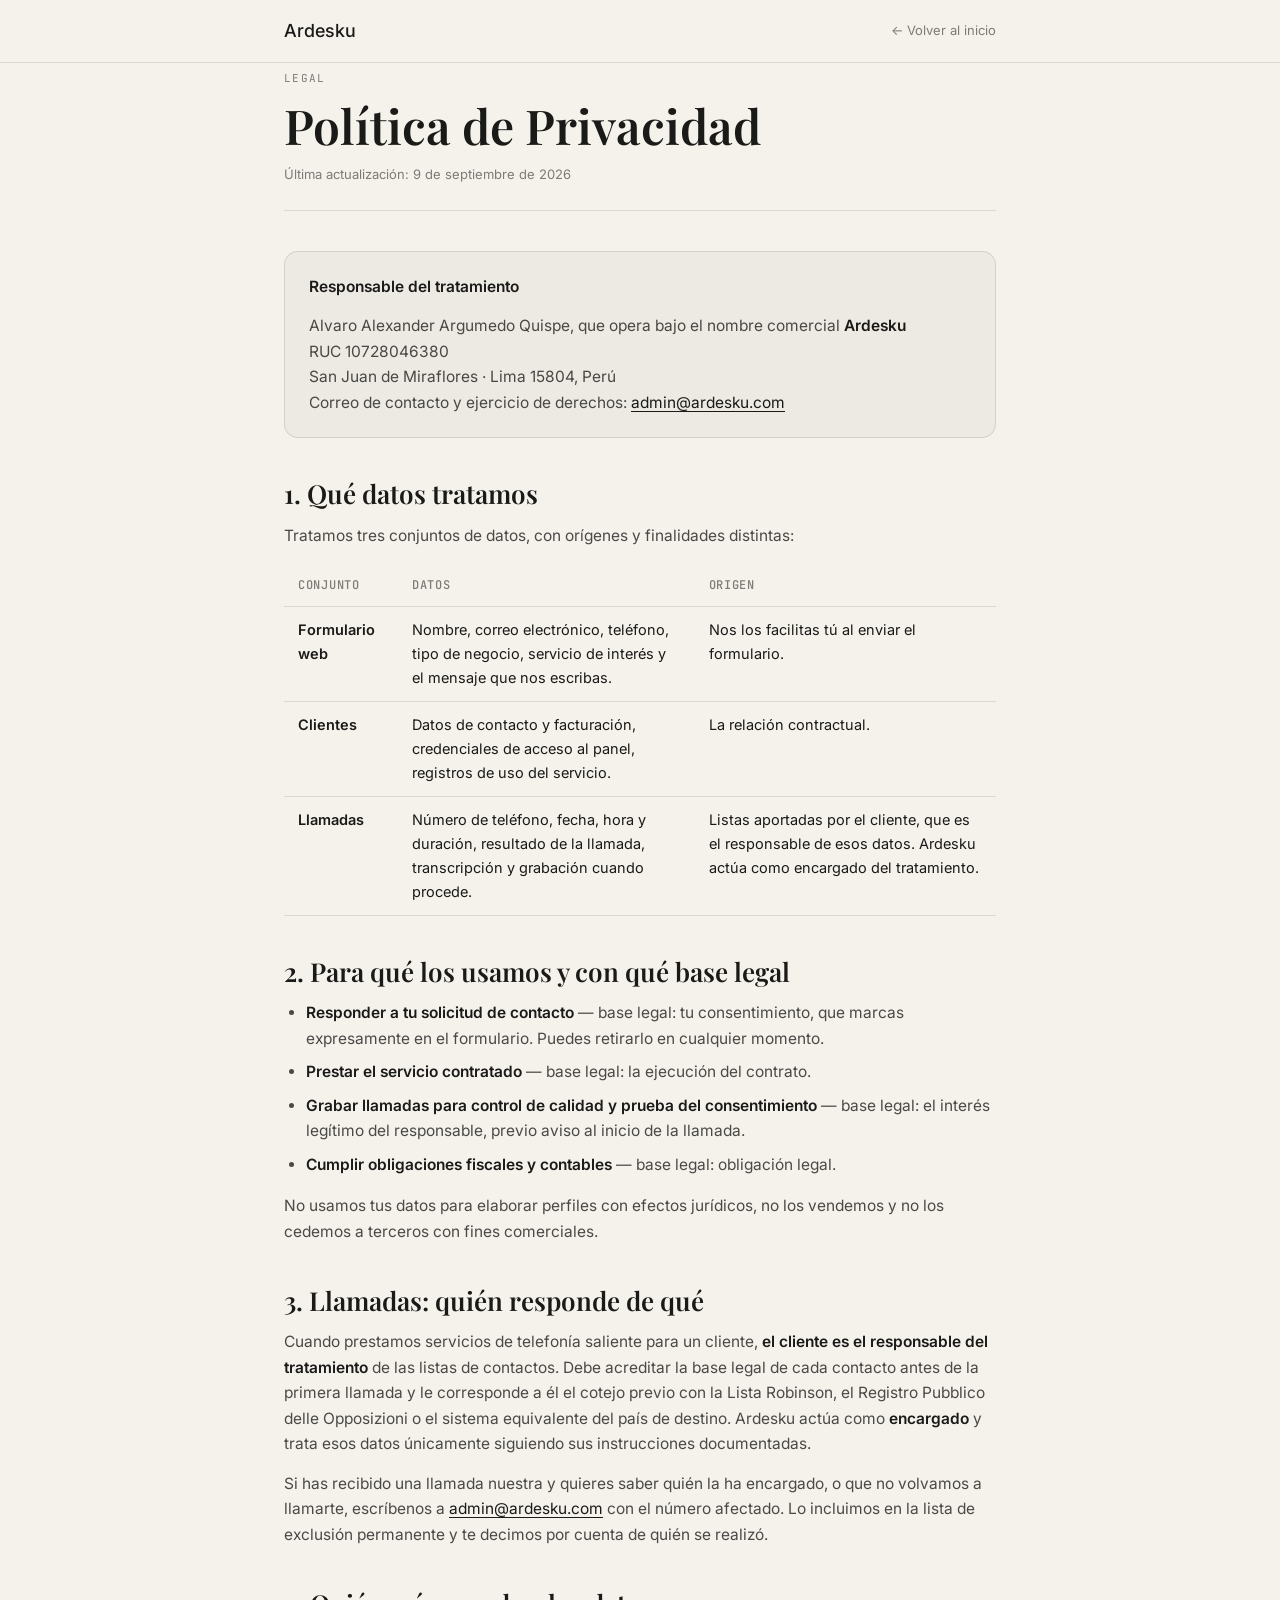
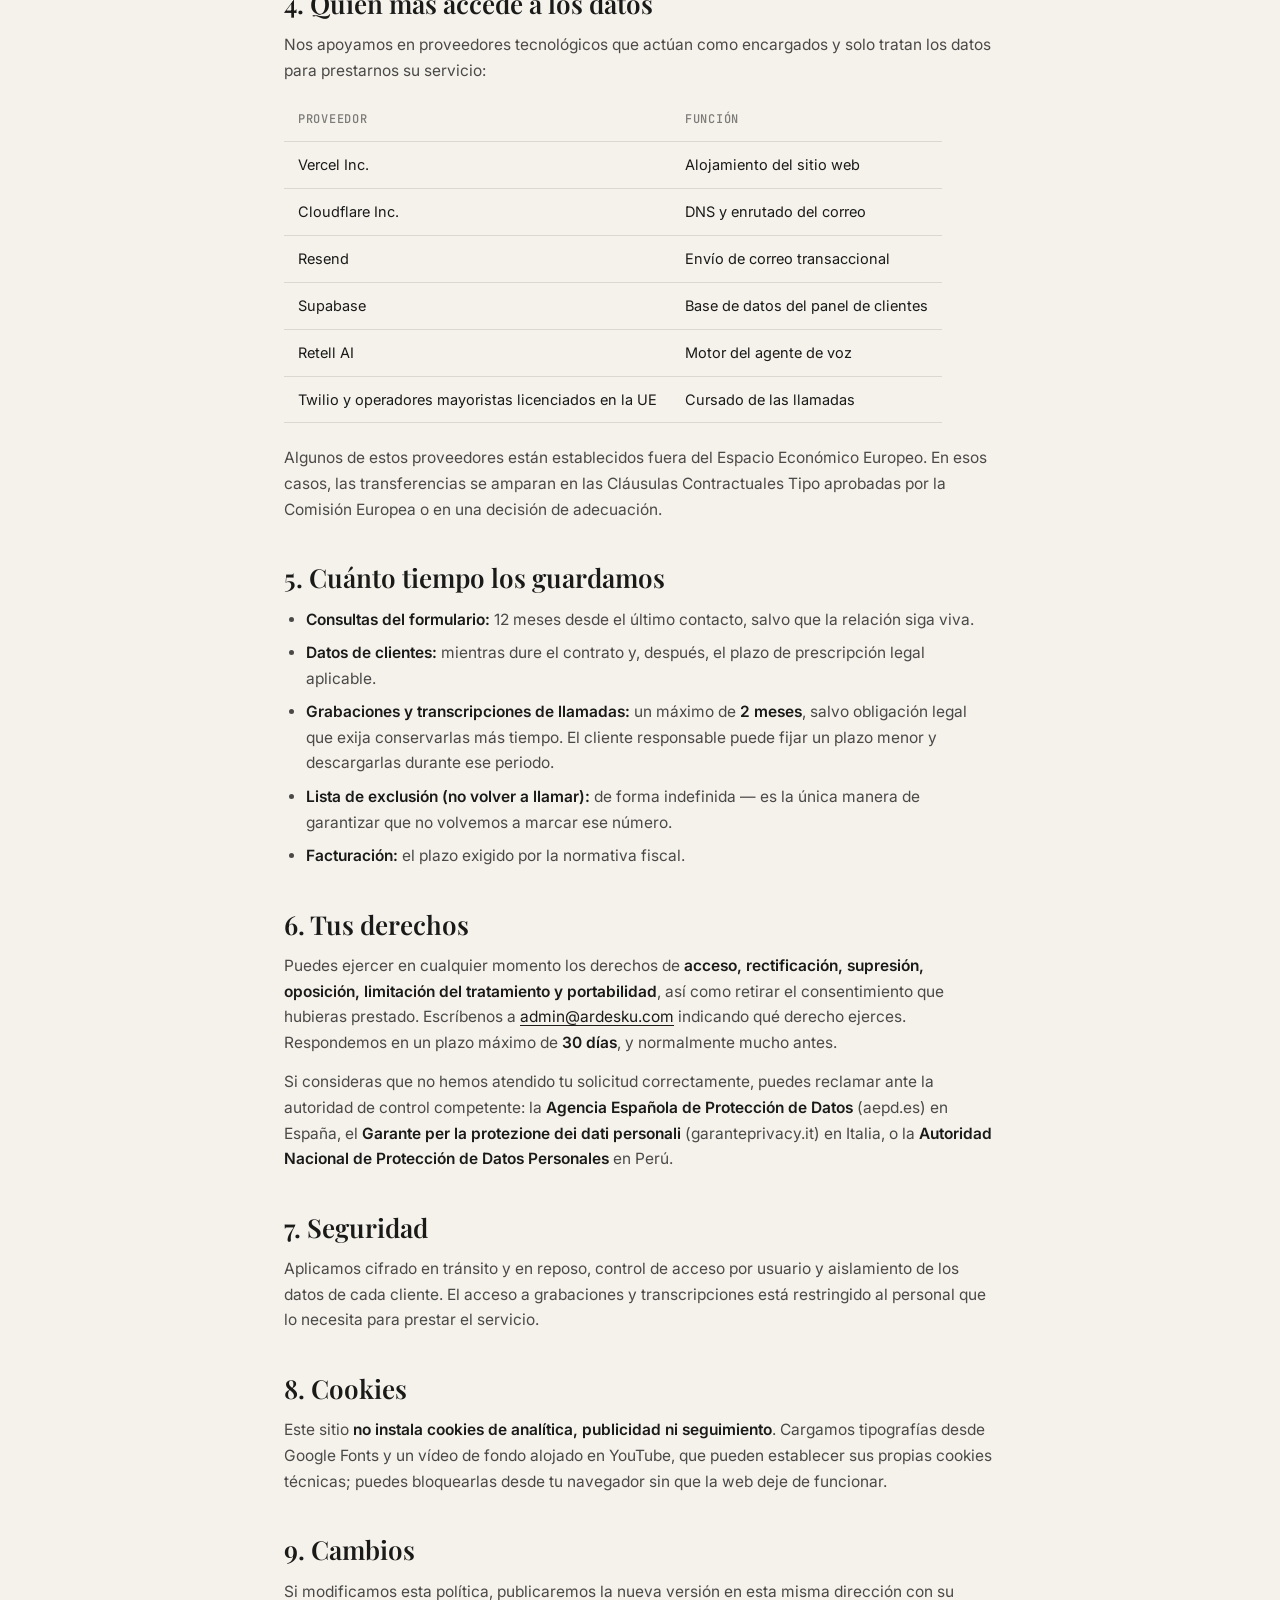
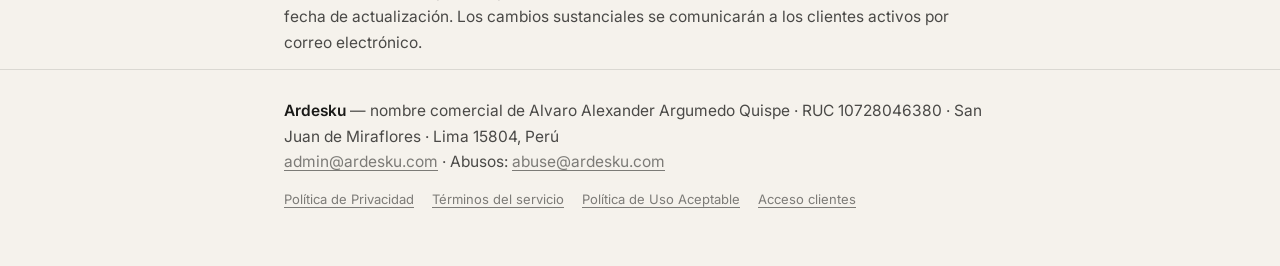
<file: privacidad.html>
<!DOCTYPE html>
<html lang="es">
<head>
  <meta charset="UTF-8" />
  <meta name="viewport" content="width=device-width, initial-scale=1.0" />
  <title>Política de Privacidad — Ardesku</title>
  <meta name="description" content="Cómo Ardesku trata los datos personales: responsable, finalidades, base legal, encargados, plazos y derechos." />
  <link rel="canonical" href="https://ardesku.com/privacidad" />
  <link rel="preconnect" href="https://fonts.googleapis.com" />
  <link rel="preconnect" href="https://fonts.gstatic.com" crossorigin />
  <link href="https://fonts.googleapis.com/css2?family=Playfair+Display:ital,wght@0,400..900;1,400..900&family=Inter:opsz,wght@14..32,100..900&family=JetBrains+Mono:wght@400;500&display=swap" rel="stylesheet" />
  <link rel="icon" href="data:image/svg+xml,%3Csvg xmlns='http://www.w3.org/2000/svg' viewBox='0 0 32 32'%3E%3Crect width='32' height='32' rx='7' fill='%231a1a18'/%3E%3Ctext x='16' y='23' font-family='Georgia,serif' font-size='19' fill='%23f5f2ec' text-anchor='middle'%3EA%3C/text%3E%3C/svg%3E" />
  <style>
    :root { --fg:#1a1a18; --bg:#f5f2ec; --muted:rgba(26,26,24,.55); --border:rgba(26,26,24,.12); --card:rgba(26,26,24,.035); --mono:'JetBrains Mono',monospace; }
    * { box-sizing:border-box; margin:0; padding:0; }
    body { font-family:'Inter',system-ui,sans-serif; background:var(--bg); color:var(--fg); line-height:1.65; -webkit-font-smoothing:antialiased; }
    .wrap { max-width:760px; margin:0 auto; padding:0 24px; }
    header.top { border-bottom:1px solid var(--border); position:sticky; top:0; background:rgba(245,242,236,.9); backdrop-filter:blur(12px); z-index:10; }
    header.top .wrap { display:flex; align-items:center; justify-content:space-between; height:62px; }
    .logo { font-size:18px; font-weight:500; color:var(--fg); text-decoration:none; }
    .volver { font-size:13px; color:var(--muted); text-decoration:none; }
    .volver:hover { color:var(--fg); }
    main { padding:56px 0 72px; }
    .etiqueta { font-family:var(--mono); font-size:11px; letter-spacing:.12em; text-transform:uppercase; color:var(--muted); }
    h1 { font-family:'Playfair Display',serif; font-size:clamp(32px,5.5vw,48px); line-height:1.1; font-weight:600; margin:10px 0 12px; }
    .fecha { font-size:13px; color:var(--muted); margin-bottom:40px; padding-bottom:24px; border-bottom:1px solid var(--border); }
    h2 { font-family:'Playfair Display',serif; font-size:clamp(21px,3vw,26px); font-weight:600; line-height:1.25; margin:40px 0 12px; }
    h3 { font-size:16px; font-weight:600; margin:24px 0 8px; }
    p, li { font-size:15.5px; color:rgba(26,26,24,.78); }
    p { margin:0 0 14px; }
    ul, ol { margin:0 0 16px; padding-left:22px; }
    li { margin-bottom:8px; }
    a { color:var(--fg); text-decoration:underline; text-underline-offset:3px; }
    strong { font-weight:600; color:var(--fg); }
    .caja { border:1px solid var(--border); border-radius:14px; padding:22px 24px; background:var(--card); margin:24px 0; }
    .caja p:last-child, .caja ul:last-child { margin-bottom:0; }
    table { width:100%; border-collapse:collapse; margin:16px 0 22px; font-size:14.5px; display:block; overflow-x:auto; }
    th, td { text-align:left; padding:11px 14px; border-bottom:1px solid var(--border); vertical-align:top; }
    th { font-size:12px; font-family:var(--mono); letter-spacing:.06em; text-transform:uppercase; color:var(--muted); font-weight:500; white-space:nowrap; }
    footer.pie { border-top:1px solid var(--border); padding:28px 0 56px; font-size:13px; color:var(--muted); }
    footer.pie a { color:var(--muted); }
    .pie-links { display:flex; flex-wrap:wrap; gap:8px 18px; margin-top:12px; }
  </style>
</head>
<body>
<header class="top">
  <div class="wrap">
    <a href="/" class="logo">Ardesku</a>
    <a href="/" class="volver">← Volver al inicio</a>
  </div>
</header>
<main class="wrap">
  <span class="etiqueta">Legal</span>
  <h1>Política de Privacidad</h1>
  <p class="fecha">Última actualización: 9 de septiembre de 2026</p>
  <div class="caja">
    <p><strong>Responsable del tratamiento</strong></p>
    <p style="margin-bottom:0">Alvaro Alexander Argumedo Quispe, que opera bajo el nombre comercial <strong>Ardesku</strong><br />
    RUC 10728046380<br />
    San Juan de Miraflores · Lima 15804, Perú<br />
    Correo de contacto y ejercicio de derechos: <a href="mailto:admin@ardesku.com">admin@ardesku.com</a></p>
  </div>
  <h2>1. Qué datos tratamos</h2>
  <p>Tratamos tres conjuntos de datos, con orígenes y finalidades distintas:</p>
  <table>
    <tr><th>Conjunto</th><th>Datos</th><th>Origen</th></tr>
    <tr><td><strong>Formulario web</strong></td><td>Nombre, correo electrónico, teléfono, tipo de negocio, servicio de interés y el mensaje que nos escribas.</td><td>Nos los facilitas tú al enviar el formulario.</td></tr>
    <tr><td><strong>Clientes</strong></td><td>Datos de contacto y facturación, credenciales de acceso al panel, registros de uso del servicio.</td><td>La relación contractual.</td></tr>
    <tr><td><strong>Llamadas</strong></td><td>Número de teléfono, fecha, hora y duración, resultado de la llamada, transcripción y grabación cuando procede.</td><td>Listas aportadas por el cliente, que es el responsable de esos datos. Ardesku actúa como encargado del tratamiento.</td></tr>
  </table>

  <h2>2. Para qué los usamos y con qué base legal</h2>
  <ul>
    <li><strong>Responder a tu solicitud de contacto</strong> — base legal: tu consentimiento, que marcas expresamente en el formulario. Puedes retirarlo en cualquier momento.</li>
    <li><strong>Prestar el servicio contratado</strong> — base legal: la ejecución del contrato.</li>
    <li><strong>Grabar llamadas para control de calidad y prueba del consentimiento</strong> — base legal: el interés legítimo del responsable, previo aviso al inicio de la llamada.</li>
    <li><strong>Cumplir obligaciones fiscales y contables</strong> — base legal: obligación legal.</li>
  </ul>
  <p>No usamos tus datos para elaborar perfiles con efectos jurídicos, no los vendemos y no los cedemos a terceros con fines comerciales.</p>

  <h2>3. Llamadas: quién responde de qué</h2>
  <p>Cuando prestamos servicios de telefonía saliente para un cliente, <strong>el cliente es el responsable del tratamiento</strong> de las listas de contactos. Debe acreditar la base legal de cada contacto antes de la primera llamada y le corresponde a él el cotejo previo con la Lista Robinson, el Registro Pubblico delle Opposizioni o el sistema equivalente del país de destino. Ardesku actúa como <strong>encargado</strong> y trata esos datos únicamente siguiendo sus instrucciones documentadas.</p>
  <p>Si has recibido una llamada nuestra y quieres saber quién la ha encargado, o que no volvamos a llamarte, escríbenos a <a href="mailto:admin@ardesku.com">admin@ardesku.com</a> con el número afectado. Lo incluimos en la lista de exclusión permanente y te decimos por cuenta de quién se realizó.</p>

  <h2>4. Quién más accede a los datos</h2>
  <p>Nos apoyamos en proveedores tecnológicos que actúan como encargados y solo tratan los datos para prestarnos su servicio:</p>
  <table>
    <tr><th>Proveedor</th><th>Función</th></tr>
    <tr><td>Vercel Inc.</td><td>Alojamiento del sitio web</td></tr>
    <tr><td>Cloudflare Inc.</td><td>DNS y enrutado del correo</td></tr>
    <tr><td>Resend</td><td>Envío de correo transaccional</td></tr>
    <tr><td>Supabase</td><td>Base de datos del panel de clientes</td></tr>
    <tr><td>Retell AI</td><td>Motor del agente de voz</td></tr>
    <tr><td>Twilio y operadores mayoristas licenciados en la UE</td><td>Cursado de las llamadas</td></tr>
  </table>
  <p>Algunos de estos proveedores están establecidos fuera del Espacio Económico Europeo. En esos casos, las transferencias se amparan en las Cláusulas Contractuales Tipo aprobadas por la Comisión Europea o en una decisión de adecuación.</p>

  <h2>5. Cuánto tiempo los guardamos</h2>
  <ul>
    <li><strong>Consultas del formulario:</strong> 12 meses desde el último contacto, salvo que la relación siga viva.</li>
    <li><strong>Datos de clientes:</strong> mientras dure el contrato y, después, el plazo de prescripción legal aplicable.</li>
    <li><strong>Grabaciones y transcripciones de llamadas:</strong> un máximo de <strong>2 meses</strong>, salvo obligación legal que exija conservarlas más tiempo. El cliente responsable puede fijar un plazo menor y descargarlas durante ese periodo.</li>
    <li><strong>Lista de exclusión (no volver a llamar):</strong> de forma indefinida — es la única manera de garantizar que no volvemos a marcar ese número.</li>
    <li><strong>Facturación:</strong> el plazo exigido por la normativa fiscal.</li>
  </ul>

  <h2>6. Tus derechos</h2>
  <p>Puedes ejercer en cualquier momento los derechos de <strong>acceso, rectificación, supresión, oposición, limitación del tratamiento y portabilidad</strong>, así como retirar el consentimiento que hubieras prestado. Escríbenos a <a href="mailto:admin@ardesku.com">admin@ardesku.com</a> indicando qué derecho ejerces. Respondemos en un plazo máximo de <strong>30 días</strong>, y normalmente mucho antes.</p>
  <p>Si consideras que no hemos atendido tu solicitud correctamente, puedes reclamar ante la autoridad de control competente: la <strong>Agencia Española de Protección de Datos</strong> (aepd.es) en España, el <strong>Garante per la protezione dei dati personali</strong> (garanteprivacy.it) en Italia, o la <strong>Autoridad Nacional de Protección de Datos Personales</strong> en Perú.</p>

  <h2>7. Seguridad</h2>
  <p>Aplicamos cifrado en tránsito y en reposo, control de acceso por usuario y aislamiento de los datos de cada cliente. El acceso a grabaciones y transcripciones está restringido al personal que lo necesita para prestar el servicio.</p>

  <h2>8. Cookies</h2>
  <p>Este sitio <strong>no instala cookies de analítica, publicidad ni seguimiento</strong>. Cargamos tipografías desde Google Fonts y un vídeo de fondo alojado en YouTube, que pueden establecer sus propias cookies técnicas; puedes bloquearlas desde tu navegador sin que la web deje de funcionar.</p>

  <h2>9. Cambios</h2>
  <p>Si modificamos esta política, publicaremos la nueva versión en esta misma dirección con su fecha de actualización. Los cambios sustanciales se comunicarán a los clientes activos por correo electrónico.</p>
</main>
<footer class="pie">
  <div class="wrap">
    <p><strong>Ardesku</strong> — nombre comercial de Alvaro Alexander Argumedo Quispe · RUC 10728046380 · San Juan de Miraflores · Lima 15804, Perú<br />
    <a href="mailto:admin@ardesku.com">admin@ardesku.com</a> · Abusos: <a href="mailto:abuse@ardesku.com">abuse@ardesku.com</a></p>
    <div class="pie-links">
      <a href="/privacidad">Política de Privacidad</a>
      <a href="/terminos">Términos del servicio</a>
      <a href="/uso-aceptable">Política de Uso Aceptable</a>
      <a href="https://crm.ardesku.com">Acceso clientes</a>
    </div>
  </div>
</footer>
</body>
</html>
</file>
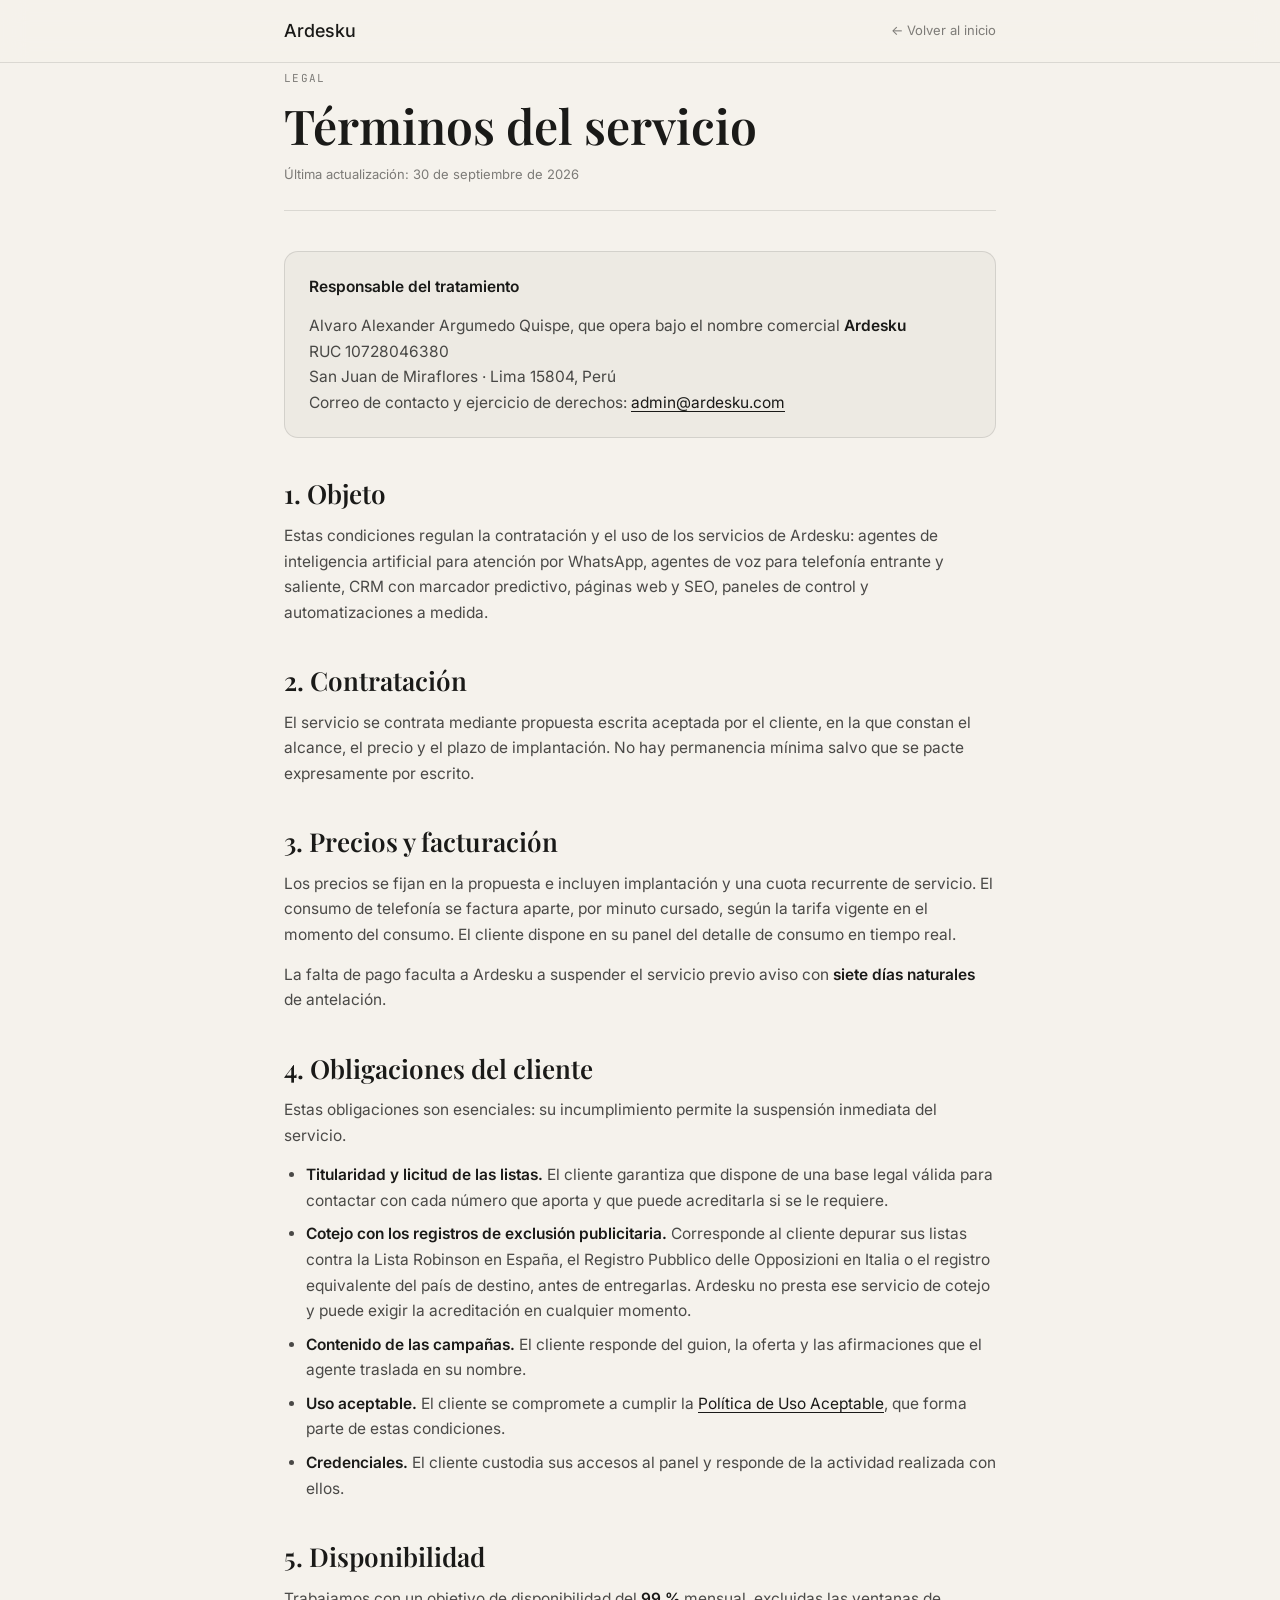
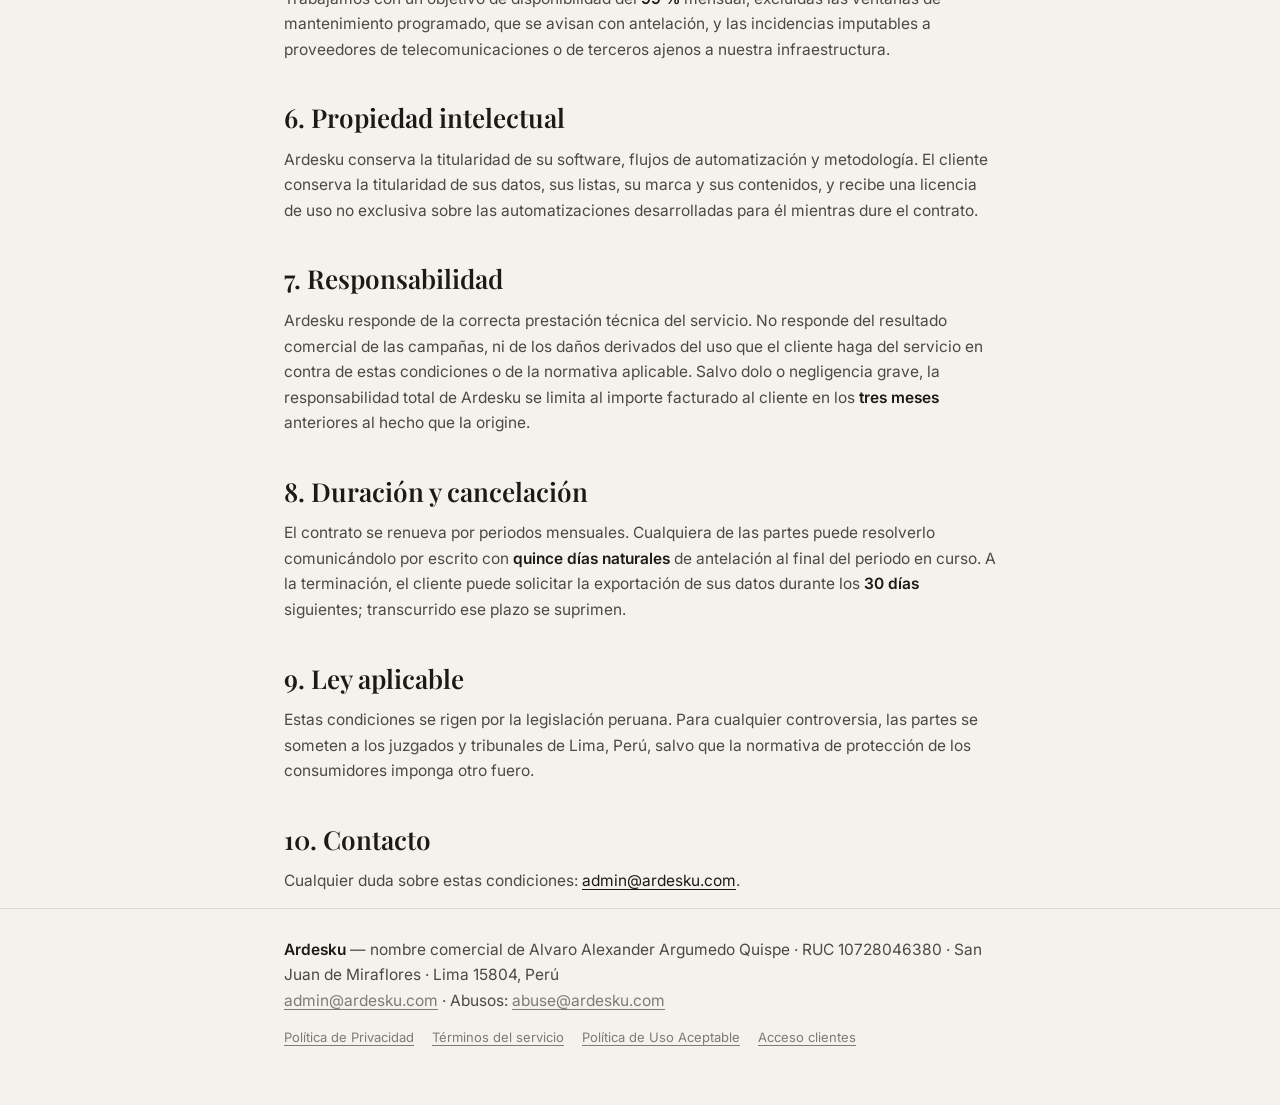
<file: terminos.html>
<!DOCTYPE html>
<html lang="es">
<head>
  <meta charset="UTF-8" />
  <meta name="viewport" content="width=device-width, initial-scale=1.0" />
  <title>Términos del servicio — Ardesku</title>
  <meta name="description" content="Condiciones de contratación y uso de los servicios de automatización e inteligencia artificial de Ardesku." />
  <link rel="canonical" href="https://ardesku.com/terminos" />
  <link rel="preconnect" href="https://fonts.googleapis.com" />
  <link rel="preconnect" href="https://fonts.gstatic.com" crossorigin />
  <link href="https://fonts.googleapis.com/css2?family=Playfair+Display:ital,wght@0,400..900;1,400..900&family=Inter:opsz,wght@14..32,100..900&family=JetBrains+Mono:wght@400;500&display=swap" rel="stylesheet" />
  <link rel="icon" href="data:image/svg+xml,%3Csvg xmlns='http://www.w3.org/2000/svg' viewBox='0 0 32 32'%3E%3Crect width='32' height='32' rx='7' fill='%231a1a18'/%3E%3Ctext x='16' y='23' font-family='Georgia,serif' font-size='19' fill='%23f5f2ec' text-anchor='middle'%3EA%3C/text%3E%3C/svg%3E" />
  <style>
    :root { --fg:#1a1a18; --bg:#f5f2ec; --muted:rgba(26,26,24,.55); --border:rgba(26,26,24,.12); --card:rgba(26,26,24,.035); --mono:'JetBrains Mono',monospace; }
    * { box-sizing:border-box; margin:0; padding:0; }
    body { font-family:'Inter',system-ui,sans-serif; background:var(--bg); color:var(--fg); line-height:1.65; -webkit-font-smoothing:antialiased; }
    .wrap { max-width:760px; margin:0 auto; padding:0 24px; }
    header.top { border-bottom:1px solid var(--border); position:sticky; top:0; background:rgba(245,242,236,.9); backdrop-filter:blur(12px); z-index:10; }
    header.top .wrap { display:flex; align-items:center; justify-content:space-between; height:62px; }
    .logo { font-size:18px; font-weight:500; color:var(--fg); text-decoration:none; }
    .volver { font-size:13px; color:var(--muted); text-decoration:none; }
    .volver:hover { color:var(--fg); }
    main { padding:56px 0 72px; }
    .etiqueta { font-family:var(--mono); font-size:11px; letter-spacing:.12em; text-transform:uppercase; color:var(--muted); }
    h1 { font-family:'Playfair Display',serif; font-size:clamp(32px,5.5vw,48px); line-height:1.1; font-weight:600; margin:10px 0 12px; }
    .fecha { font-size:13px; color:var(--muted); margin-bottom:40px; padding-bottom:24px; border-bottom:1px solid var(--border); }
    h2 { font-family:'Playfair Display',serif; font-size:clamp(21px,3vw,26px); font-weight:600; line-height:1.25; margin:40px 0 12px; }
    h3 { font-size:16px; font-weight:600; margin:24px 0 8px; }
    p, li { font-size:15.5px; color:rgba(26,26,24,.78); }
    p { margin:0 0 14px; }
    ul, ol { margin:0 0 16px; padding-left:22px; }
    li { margin-bottom:8px; }
    a { color:var(--fg); text-decoration:underline; text-underline-offset:3px; }
    strong { font-weight:600; color:var(--fg); }
    .caja { border:1px solid var(--border); border-radius:14px; padding:22px 24px; background:var(--card); margin:24px 0; }
    .caja p:last-child, .caja ul:last-child { margin-bottom:0; }
    table { width:100%; border-collapse:collapse; margin:16px 0 22px; font-size:14.5px; display:block; overflow-x:auto; }
    th, td { text-align:left; padding:11px 14px; border-bottom:1px solid var(--border); vertical-align:top; }
    th { font-size:12px; font-family:var(--mono); letter-spacing:.06em; text-transform:uppercase; color:var(--muted); font-weight:500; white-space:nowrap; }
    footer.pie { border-top:1px solid var(--border); padding:28px 0 56px; font-size:13px; color:var(--muted); }
    footer.pie a { color:var(--muted); }
    .pie-links { display:flex; flex-wrap:wrap; gap:8px 18px; margin-top:12px; }
  </style>
</head>
<body>
<header class="top">
  <div class="wrap">
    <a href="/" class="logo">Ardesku</a>
    <a href="/" class="volver">← Volver al inicio</a>
  </div>
</header>
<main class="wrap">
  <span class="etiqueta">Legal</span>
  <h1>Términos del servicio</h1>
  <p class="fecha">Última actualización: 30 de septiembre de 2026</p>
  <div class="caja">
    <p><strong>Responsable del tratamiento</strong></p>
    <p style="margin-bottom:0">Alvaro Alexander Argumedo Quispe, que opera bajo el nombre comercial <strong>Ardesku</strong><br />
    RUC 10728046380<br />
    San Juan de Miraflores · Lima 15804, Perú<br />
    Correo de contacto y ejercicio de derechos: <a href="mailto:admin@ardesku.com">admin@ardesku.com</a></p>
  </div>
  <h2>1. Objeto</h2>
  <p>Estas condiciones regulan la contratación y el uso de los servicios de Ardesku: agentes de inteligencia artificial para atención por WhatsApp, agentes de voz para telefonía entrante y saliente, CRM con marcador predictivo, páginas web y SEO, paneles de control y automatizaciones a medida.</p>

  <h2>2. Contratación</h2>
  <p>El servicio se contrata mediante propuesta escrita aceptada por el cliente, en la que constan el alcance, el precio y el plazo de implantación. No hay permanencia mínima salvo que se pacte expresamente por escrito.</p>

  <h2>3. Precios y facturación</h2>
  <p>Los precios se fijan en la propuesta e incluyen implantación y una cuota recurrente de servicio. El consumo de telefonía se factura aparte, por minuto cursado, según la tarifa vigente en el momento del consumo. El cliente dispone en su panel del detalle de consumo en tiempo real.</p>
  <p>La falta de pago faculta a Ardesku a suspender el servicio previo aviso con <strong>siete días naturales</strong> de antelación.</p>

  <h2>4. Obligaciones del cliente</h2>
  <p>Estas obligaciones son esenciales: su incumplimiento permite la suspensión inmediata del servicio.</p>
  <ul>
    <li><strong>Titularidad y licitud de las listas.</strong> El cliente garantiza que dispone de una base legal válida para contactar con cada número que aporta y que puede acreditarla si se le requiere.</li>
    <li><strong>Cotejo con los registros de exclusión publicitaria.</strong> Corresponde al cliente depurar sus listas contra la Lista Robinson en España, el Registro Pubblico delle Opposizioni en Italia o el registro equivalente del país de destino, antes de entregarlas. Ardesku no presta ese servicio de cotejo y puede exigir la acreditación en cualquier momento.</li>
    <li><strong>Contenido de las campañas.</strong> El cliente responde del guion, la oferta y las afirmaciones que el agente traslada en su nombre.</li>
    <li><strong>Uso aceptable.</strong> El cliente se compromete a cumplir la <a href="/uso-aceptable">Política de Uso Aceptable</a>, que forma parte de estas condiciones.</li>
    <li><strong>Credenciales.</strong> El cliente custodia sus accesos al panel y responde de la actividad realizada con ellos.</li>
  </ul>

  <h2>5. Disponibilidad</h2>
  <p>Trabajamos con un objetivo de disponibilidad del <strong>99 %</strong> mensual, excluidas las ventanas de mantenimiento programado, que se avisan con antelación, y las incidencias imputables a proveedores de telecomunicaciones o de terceros ajenos a nuestra infraestructura.</p>

  <h2>6. Propiedad intelectual</h2>
  <p>Ardesku conserva la titularidad de su software, flujos de automatización y metodología. El cliente conserva la titularidad de sus datos, sus listas, su marca y sus contenidos, y recibe una licencia de uso no exclusiva sobre las automatizaciones desarrolladas para él mientras dure el contrato.</p>

  <h2>7. Responsabilidad</h2>
  <p>Ardesku responde de la correcta prestación técnica del servicio. No responde del resultado comercial de las campañas, ni de los daños derivados del uso que el cliente haga del servicio en contra de estas condiciones o de la normativa aplicable. Salvo dolo o negligencia grave, la responsabilidad total de Ardesku se limita al importe facturado al cliente en los <strong>tres meses</strong> anteriores al hecho que la origine.</p>

  <h2>8. Duración y cancelación</h2>
  <p>El contrato se renueva por periodos mensuales. Cualquiera de las partes puede resolverlo comunicándolo por escrito con <strong>quince días naturales</strong> de antelación al final del periodo en curso. A la terminación, el cliente puede solicitar la exportación de sus datos durante los <strong>30 días</strong> siguientes; transcurrido ese plazo se suprimen.</p>

  <h2>9. Ley aplicable</h2>
  <p>Estas condiciones se rigen por la legislación peruana. Para cualquier controversia, las partes se someten a los juzgados y tribunales de Lima, Perú, salvo que la normativa de protección de los consumidores imponga otro fuero.</p>

  <h2>10. Contacto</h2>
  <p>Cualquier duda sobre estas condiciones: <a href="mailto:admin@ardesku.com">admin@ardesku.com</a>.</p>
</main>
<footer class="pie">
  <div class="wrap">
    <p><strong>Ardesku</strong> — nombre comercial de Alvaro Alexander Argumedo Quispe · RUC 10728046380 · San Juan de Miraflores · Lima 15804, Perú<br />
    <a href="mailto:admin@ardesku.com">admin@ardesku.com</a> · Abusos: <a href="mailto:abuse@ardesku.com">abuse@ardesku.com</a></p>
    <div class="pie-links">
      <a href="/privacidad">Política de Privacidad</a>
      <a href="/terminos">Términos del servicio</a>
      <a href="/uso-aceptable">Política de Uso Aceptable</a>
      <a href="https://crm.ardesku.com">Acceso clientes</a>
    </div>
  </div>
</footer>
</body>
</html>
</file>
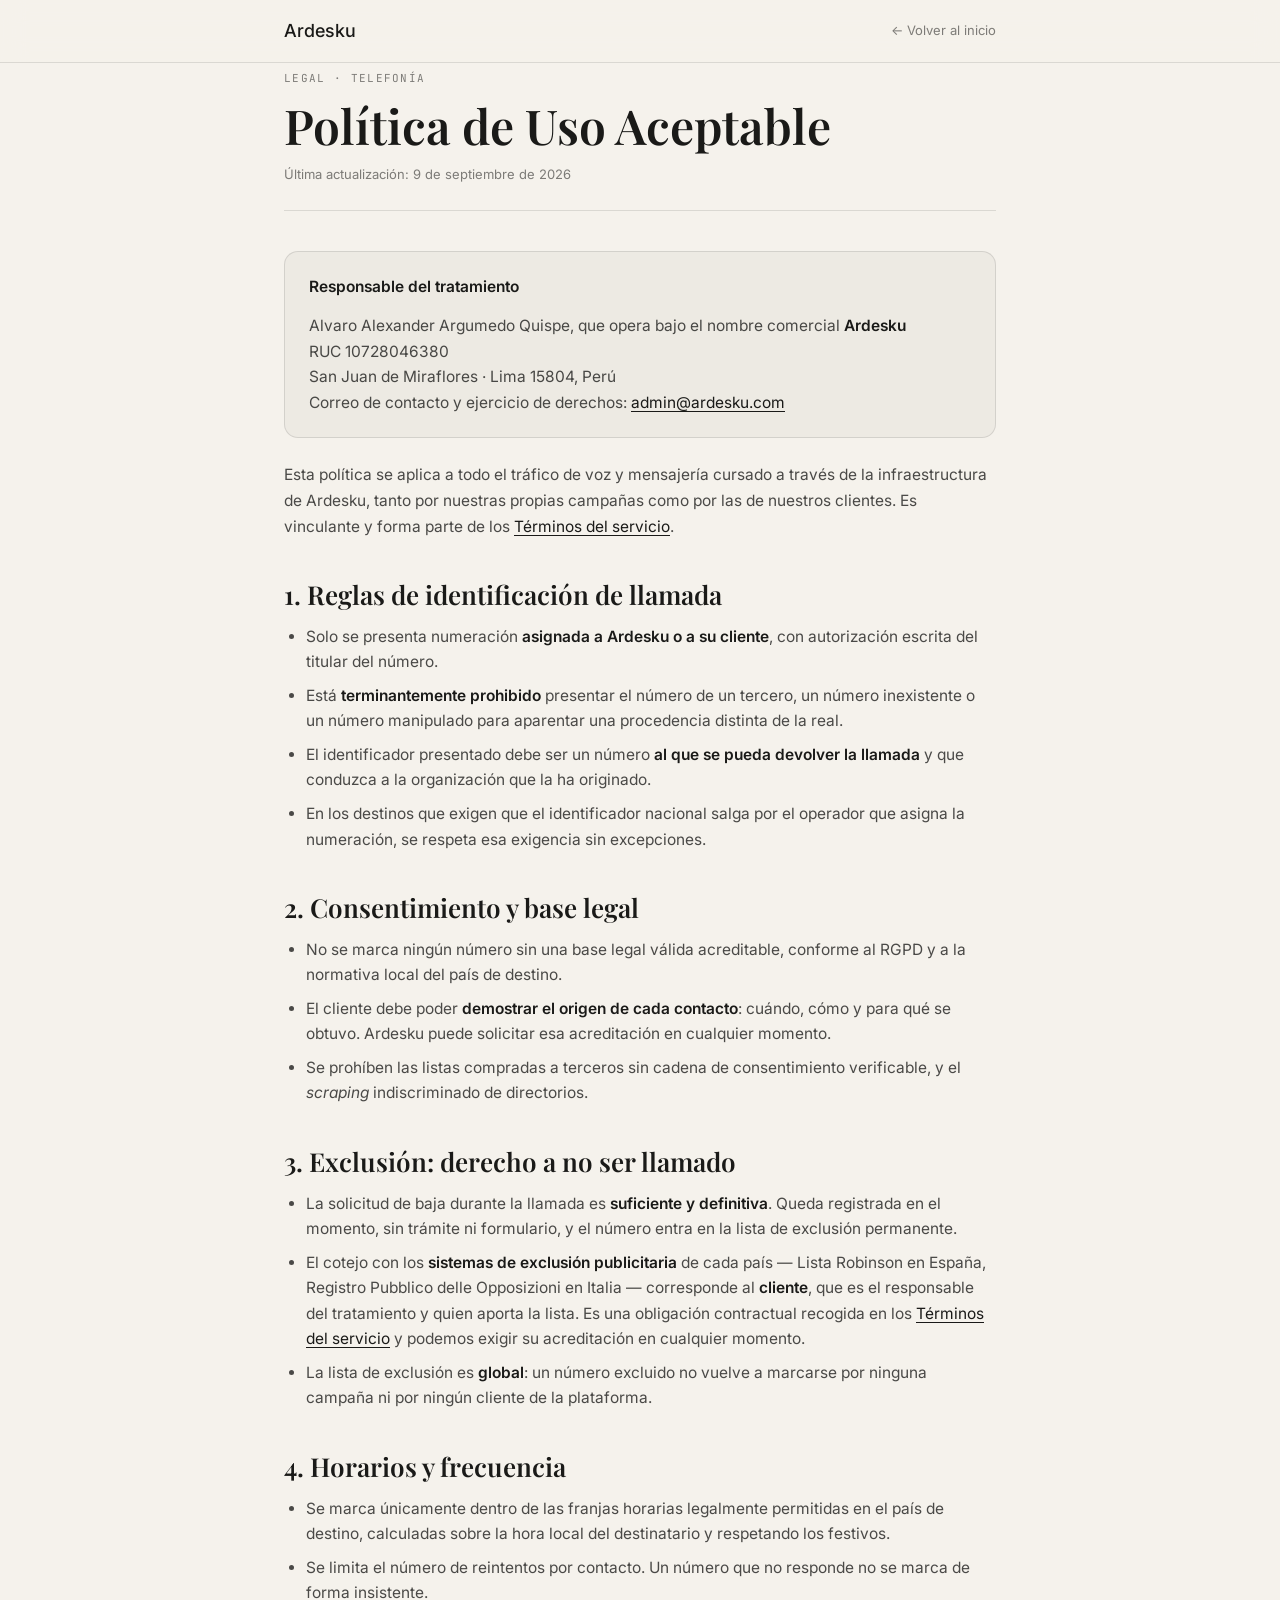
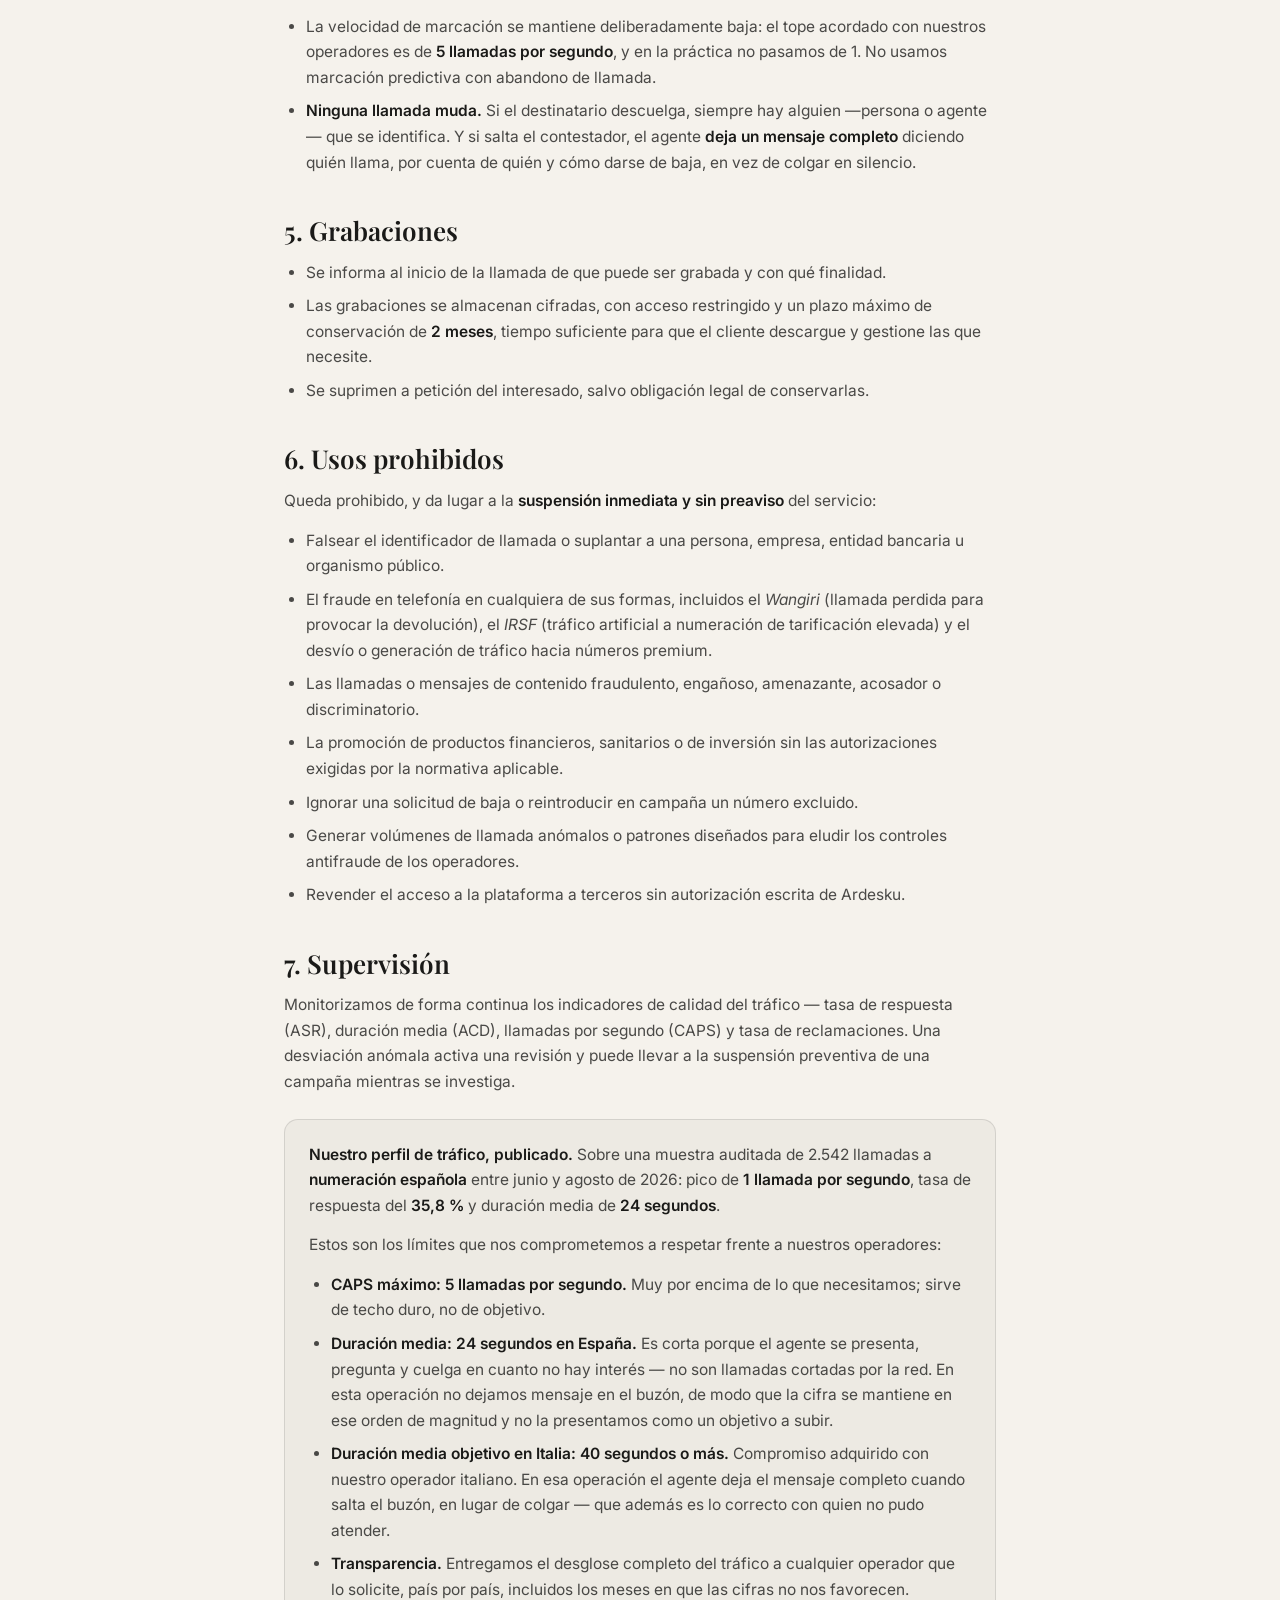
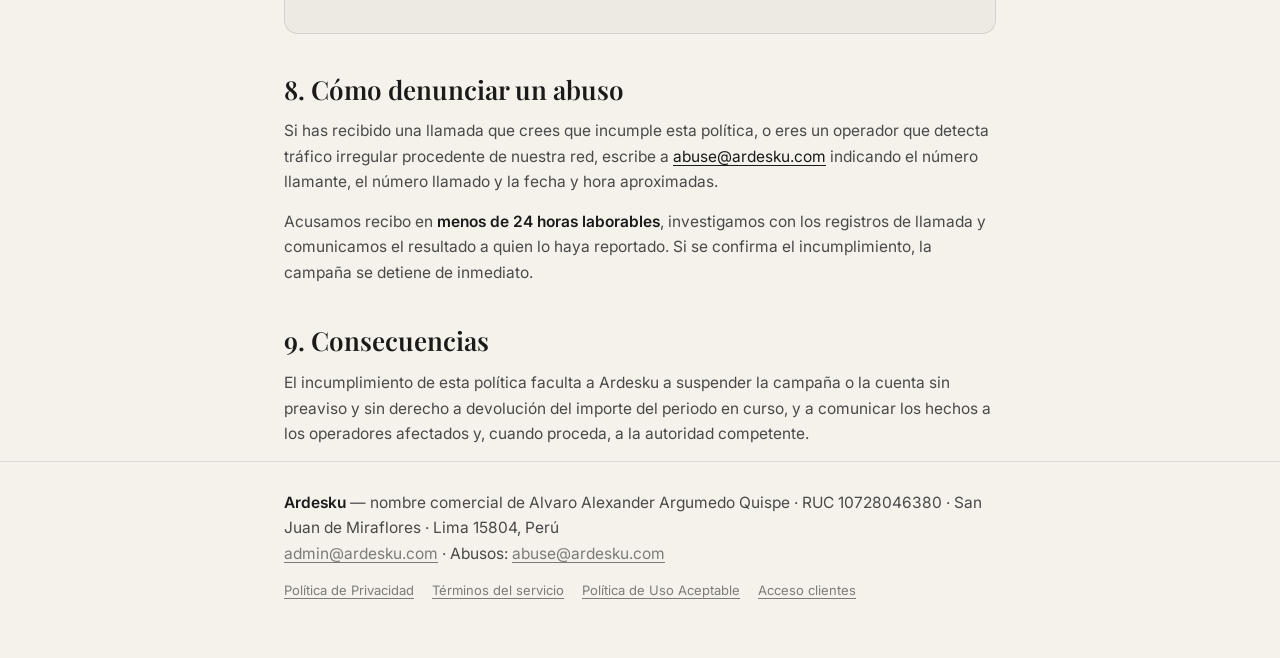
<file: uso-aceptable.html>
<!DOCTYPE html>
<html lang="es">
<head>
  <meta charset="UTF-8" />
  <meta name="viewport" content="width=device-width, initial-scale=1.0" />
  <title>Política de Uso Aceptable — Ardesku</title>
  <meta name="description" content="Reglas de uso de la red de voz de Ardesku: identificación de llamada, consentimiento, horarios, exclusión y prohibiciones." />
  <link rel="canonical" href="https://ardesku.com/uso-aceptable" />
  <link rel="preconnect" href="https://fonts.googleapis.com" />
  <link rel="preconnect" href="https://fonts.gstatic.com" crossorigin />
  <link href="https://fonts.googleapis.com/css2?family=Playfair+Display:ital,wght@0,400..900;1,400..900&family=Inter:opsz,wght@14..32,100..900&family=JetBrains+Mono:wght@400;500&display=swap" rel="stylesheet" />
  <link rel="icon" href="data:image/svg+xml,%3Csvg xmlns='http://www.w3.org/2000/svg' viewBox='0 0 32 32'%3E%3Crect width='32' height='32' rx='7' fill='%231a1a18'/%3E%3Ctext x='16' y='23' font-family='Georgia,serif' font-size='19' fill='%23f5f2ec' text-anchor='middle'%3EA%3C/text%3E%3C/svg%3E" />
  <style>
    :root { --fg:#1a1a18; --bg:#f5f2ec; --muted:rgba(26,26,24,.55); --border:rgba(26,26,24,.12); --card:rgba(26,26,24,.035); --mono:'JetBrains Mono',monospace; }
    * { box-sizing:border-box; margin:0; padding:0; }
    body { font-family:'Inter',system-ui,sans-serif; background:var(--bg); color:var(--fg); line-height:1.65; -webkit-font-smoothing:antialiased; }
    .wrap { max-width:760px; margin:0 auto; padding:0 24px; }
    header.top { border-bottom:1px solid var(--border); position:sticky; top:0; background:rgba(245,242,236,.9); backdrop-filter:blur(12px); z-index:10; }
    header.top .wrap { display:flex; align-items:center; justify-content:space-between; height:62px; }
    .logo { font-size:18px; font-weight:500; color:var(--fg); text-decoration:none; }
    .volver { font-size:13px; color:var(--muted); text-decoration:none; }
    .volver:hover { color:var(--fg); }
    main { padding:56px 0 72px; }
    .etiqueta { font-family:var(--mono); font-size:11px; letter-spacing:.12em; text-transform:uppercase; color:var(--muted); }
    h1 { font-family:'Playfair Display',serif; font-size:clamp(32px,5.5vw,48px); line-height:1.1; font-weight:600; margin:10px 0 12px; }
    .fecha { font-size:13px; color:var(--muted); margin-bottom:40px; padding-bottom:24px; border-bottom:1px solid var(--border); }
    h2 { font-family:'Playfair Display',serif; font-size:clamp(21px,3vw,26px); font-weight:600; line-height:1.25; margin:40px 0 12px; }
    h3 { font-size:16px; font-weight:600; margin:24px 0 8px; }
    p, li { font-size:15.5px; color:rgba(26,26,24,.78); }
    p { margin:0 0 14px; }
    ul, ol { margin:0 0 16px; padding-left:22px; }
    li { margin-bottom:8px; }
    a { color:var(--fg); text-decoration:underline; text-underline-offset:3px; }
    strong { font-weight:600; color:var(--fg); }
    .caja { border:1px solid var(--border); border-radius:14px; padding:22px 24px; background:var(--card); margin:24px 0; }
    .caja p:last-child, .caja ul:last-child { margin-bottom:0; }
    table { width:100%; border-collapse:collapse; margin:16px 0 22px; font-size:14.5px; display:block; overflow-x:auto; }
    th, td { text-align:left; padding:11px 14px; border-bottom:1px solid var(--border); vertical-align:top; }
    th { font-size:12px; font-family:var(--mono); letter-spacing:.06em; text-transform:uppercase; color:var(--muted); font-weight:500; white-space:nowrap; }
    footer.pie { border-top:1px solid var(--border); padding:28px 0 56px; font-size:13px; color:var(--muted); }
    footer.pie a { color:var(--muted); }
    .pie-links { display:flex; flex-wrap:wrap; gap:8px 18px; margin-top:12px; }
  </style>
</head>
<body>
<header class="top">
  <div class="wrap">
    <a href="/" class="logo">Ardesku</a>
    <a href="/" class="volver">← Volver al inicio</a>
  </div>
</header>
<main class="wrap">
  <span class="etiqueta">Legal · Telefonía</span>
  <h1>Política de Uso Aceptable</h1>
  <p class="fecha">Última actualización: 9 de septiembre de 2026</p>
  <div class="caja">
    <p><strong>Responsable del tratamiento</strong></p>
    <p style="margin-bottom:0">Alvaro Alexander Argumedo Quispe, que opera bajo el nombre comercial <strong>Ardesku</strong><br />
    RUC 10728046380<br />
    San Juan de Miraflores · Lima 15804, Perú<br />
    Correo de contacto y ejercicio de derechos: <a href="mailto:admin@ardesku.com">admin@ardesku.com</a></p>
  </div>
  <p>Esta política se aplica a todo el tráfico de voz y mensajería cursado a través de la infraestructura de Ardesku, tanto por nuestras propias campañas como por las de nuestros clientes. Es vinculante y forma parte de los <a href="/terminos">Términos del servicio</a>.</p>

  <h2>1. Reglas de identificación de llamada</h2>
  <ul>
    <li>Solo se presenta numeración <strong>asignada a Ardesku o a su cliente</strong>, con autorización escrita del titular del número.</li>
    <li>Está <strong>terminantemente prohibido</strong> presentar el número de un tercero, un número inexistente o un número manipulado para aparentar una procedencia distinta de la real.</li>
    <li>El identificador presentado debe ser un número <strong>al que se pueda devolver la llamada</strong> y que conduzca a la organización que la ha originado.</li>
    <li>En los destinos que exigen que el identificador nacional salga por el operador que asigna la numeración, se respeta esa exigencia sin excepciones.</li>
  </ul>

  <h2>2. Consentimiento y base legal</h2>
  <ul>
    <li>No se marca ningún número sin una base legal válida acreditable, conforme al RGPD y a la normativa local del país de destino.</li>
    <li>El cliente debe poder <strong>demostrar el origen de cada contacto</strong>: cuándo, cómo y para qué se obtuvo. Ardesku puede solicitar esa acreditación en cualquier momento.</li>
    <li>Se prohíben las listas compradas a terceros sin cadena de consentimiento verificable, y el <em>scraping</em> indiscriminado de directorios.</li>
  </ul>

  <h2>3. Exclusión: derecho a no ser llamado</h2>
  <ul>
    <li>La solicitud de baja durante la llamada es <strong>suficiente y definitiva</strong>. Queda registrada en el momento, sin trámite ni formulario, y el número entra en la lista de exclusión permanente.</li>
    <li>El cotejo con los <strong>sistemas de exclusión publicitaria</strong> de cada país — Lista Robinson en España, Registro Pubblico delle Opposizioni en Italia — corresponde al <strong>cliente</strong>, que es el responsable del tratamiento y quien aporta la lista. Es una obligación contractual recogida en los <a href="/terminos">Términos del servicio</a> y podemos exigir su acreditación en cualquier momento.</li>
    <li>La lista de exclusión es <strong>global</strong>: un número excluido no vuelve a marcarse por ninguna campaña ni por ningún cliente de la plataforma.</li>
  </ul>

  <h2>4. Horarios y frecuencia</h2>
  <ul>
    <li>Se marca únicamente dentro de las franjas horarias legalmente permitidas en el país de destino, calculadas sobre la hora local del destinatario y respetando los festivos.</li>
    <li>Se limita el número de reintentos por contacto. Un número que no responde no se marca de forma insistente.</li>
    <li>La velocidad de marcación se mantiene deliberadamente baja: el tope acordado con nuestros operadores es de <strong>5 llamadas por segundo</strong>, y en la práctica no pasamos de 1. No usamos marcación predictiva con abandono de llamada.</li>
    <li><strong>Ninguna llamada muda.</strong> Si el destinatario descuelga, siempre hay alguien —persona o agente— que se identifica. Y si salta el contestador, el agente <strong>deja un mensaje completo</strong> diciendo quién llama, por cuenta de quién y cómo darse de baja, en vez de colgar en silencio.</li>
  </ul>

  <h2>5. Grabaciones</h2>
  <ul>
    <li>Se informa al inicio de la llamada de que puede ser grabada y con qué finalidad.</li>
    <li>Las grabaciones se almacenan cifradas, con acceso restringido y un plazo máximo de conservación de <strong>2 meses</strong>, tiempo suficiente para que el cliente descargue y gestione las que necesite.</li>
    <li>Se suprimen a petición del interesado, salvo obligación legal de conservarlas.</li>
  </ul>

  <h2>6. Usos prohibidos</h2>
  <p>Queda prohibido, y da lugar a la <strong>suspensión inmediata y sin preaviso</strong> del servicio:</p>
  <ul>
    <li>Falsear el identificador de llamada o suplantar a una persona, empresa, entidad bancaria u organismo público.</li>
    <li>El fraude en telefonía en cualquiera de sus formas, incluidos el <em>Wangiri</em> (llamada perdida para provocar la devolución), el <em>IRSF</em> (tráfico artificial a numeración de tarificación elevada) y el desvío o generación de tráfico hacia números premium.</li>
    <li>Las llamadas o mensajes de contenido fraudulento, engañoso, amenazante, acosador o discriminatorio.</li>
    <li>La promoción de productos financieros, sanitarios o de inversión sin las autorizaciones exigidas por la normativa aplicable.</li>
    <li>Ignorar una solicitud de baja o reintroducir en campaña un número excluido.</li>
    <li>Generar volúmenes de llamada anómalos o patrones diseñados para eludir los controles antifraude de los operadores.</li>
    <li>Revender el acceso a la plataforma a terceros sin autorización escrita de Ardesku.</li>
  </ul>

  <h2>7. Supervisión</h2>
  <p>Monitorizamos de forma continua los indicadores de calidad del tráfico — tasa de respuesta (ASR), duración media (ACD), llamadas por segundo (CAPS) y tasa de reclamaciones. Una desviación anómala activa una revisión y puede llevar a la suspensión preventiva de una campaña mientras se investiga.</p>
  <div class="caja">
    <p><strong>Nuestro perfil de tráfico, publicado.</strong> Sobre una muestra auditada de 2.542 llamadas a <strong>numeración española</strong> entre junio y agosto de 2026: pico de <strong>1 llamada por segundo</strong>, tasa de respuesta del <strong>35,8 %</strong> y duración media de <strong>24 segundos</strong>.</p>
    <p>Estos son los límites que nos comprometemos a respetar frente a nuestros operadores:</p>
    <ul>
      <li><strong>CAPS máximo: 5 llamadas por segundo.</strong> Muy por encima de lo que necesitamos; sirve de techo duro, no de objetivo.</li>
      <li><strong>Duración media: 24 segundos en España.</strong> Es corta porque el agente se presenta, pregunta y cuelga en cuanto no hay interés — no son llamadas cortadas por la red. En esta operación no dejamos mensaje en el buzón, de modo que la cifra se mantiene en ese orden de magnitud y no la presentamos como un objetivo a subir.</li>
      <li><strong>Duración media objetivo en Italia: 40 segundos o más.</strong> Compromiso adquirido con nuestro operador italiano. En esa operación el agente deja el mensaje completo cuando salta el buzón, en lugar de colgar — que además es lo correcto con quien no pudo atender.</li>
      <li><strong>Transparencia.</strong> Entregamos el desglose completo del tráfico a cualquier operador que lo solicite, país por país, incluidos los meses en que las cifras no nos favorecen.</li>
    </ul>
  </div>

  <h2>8. Cómo denunciar un abuso</h2>
  <p>Si has recibido una llamada que crees que incumple esta política, o eres un operador que detecta tráfico irregular procedente de nuestra red, escribe a <a href="mailto:abuse@ardesku.com">abuse@ardesku.com</a> indicando el número llamante, el número llamado y la fecha y hora aproximadas.</p>
  <p>Acusamos recibo en <strong>menos de 24 horas laborables</strong>, investigamos con los registros de llamada y comunicamos el resultado a quien lo haya reportado. Si se confirma el incumplimiento, la campaña se detiene de inmediato.</p>

  <h2>9. Consecuencias</h2>
  <p>El incumplimiento de esta política faculta a Ardesku a suspender la campaña o la cuenta sin preaviso y sin derecho a devolución del importe del periodo en curso, y a comunicar los hechos a los operadores afectados y, cuando proceda, a la autoridad competente.</p>
</main>
<footer class="pie">
  <div class="wrap">
    <p><strong>Ardesku</strong> — nombre comercial de Alvaro Alexander Argumedo Quispe · RUC 10728046380 · San Juan de Miraflores · Lima 15804, Perú<br />
    <a href="mailto:admin@ardesku.com">admin@ardesku.com</a> · Abusos: <a href="mailto:abuse@ardesku.com">abuse@ardesku.com</a></p>
    <div class="pie-links">
      <a href="/privacidad">Política de Privacidad</a>
      <a href="/terminos">Términos del servicio</a>
      <a href="/uso-aceptable">Política de Uso Aceptable</a>
      <a href="https://crm.ardesku.com">Acceso clientes</a>
    </div>
  </div>
</footer>
</body>
</html>
</file>
